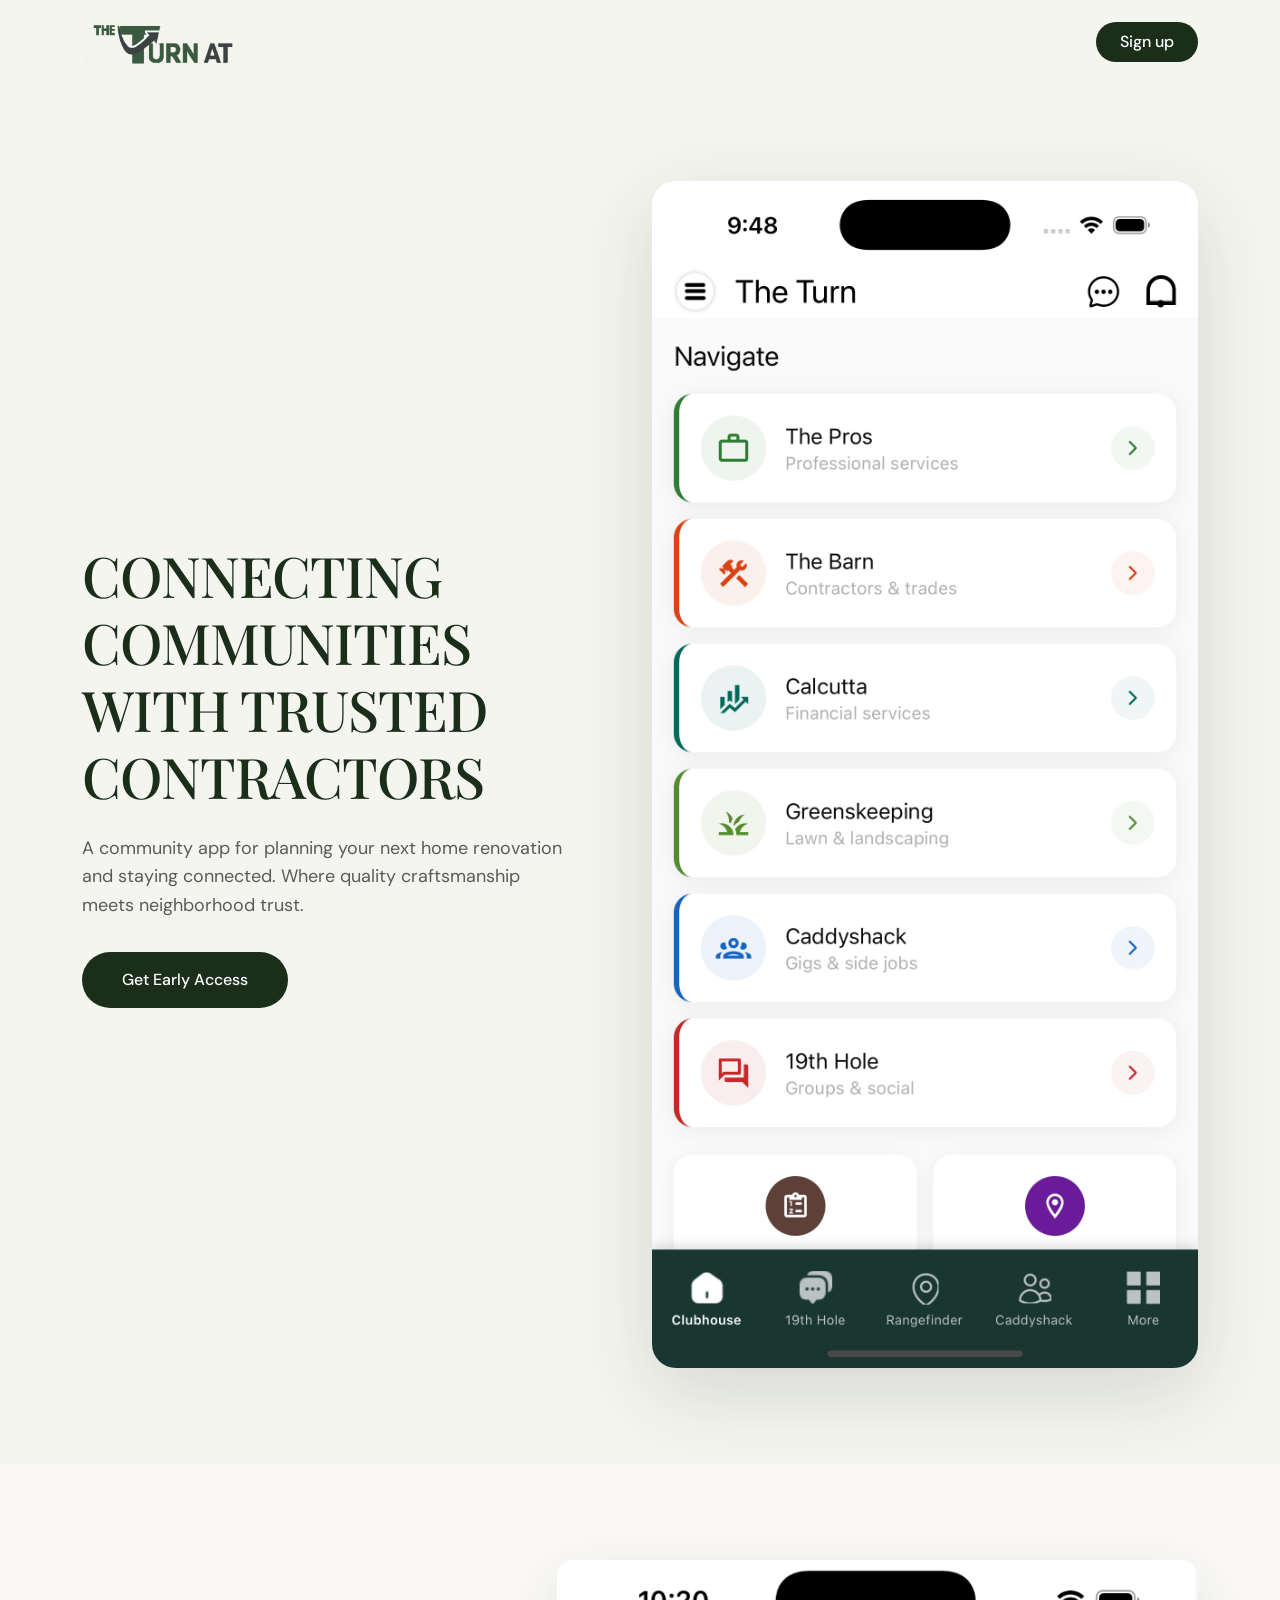
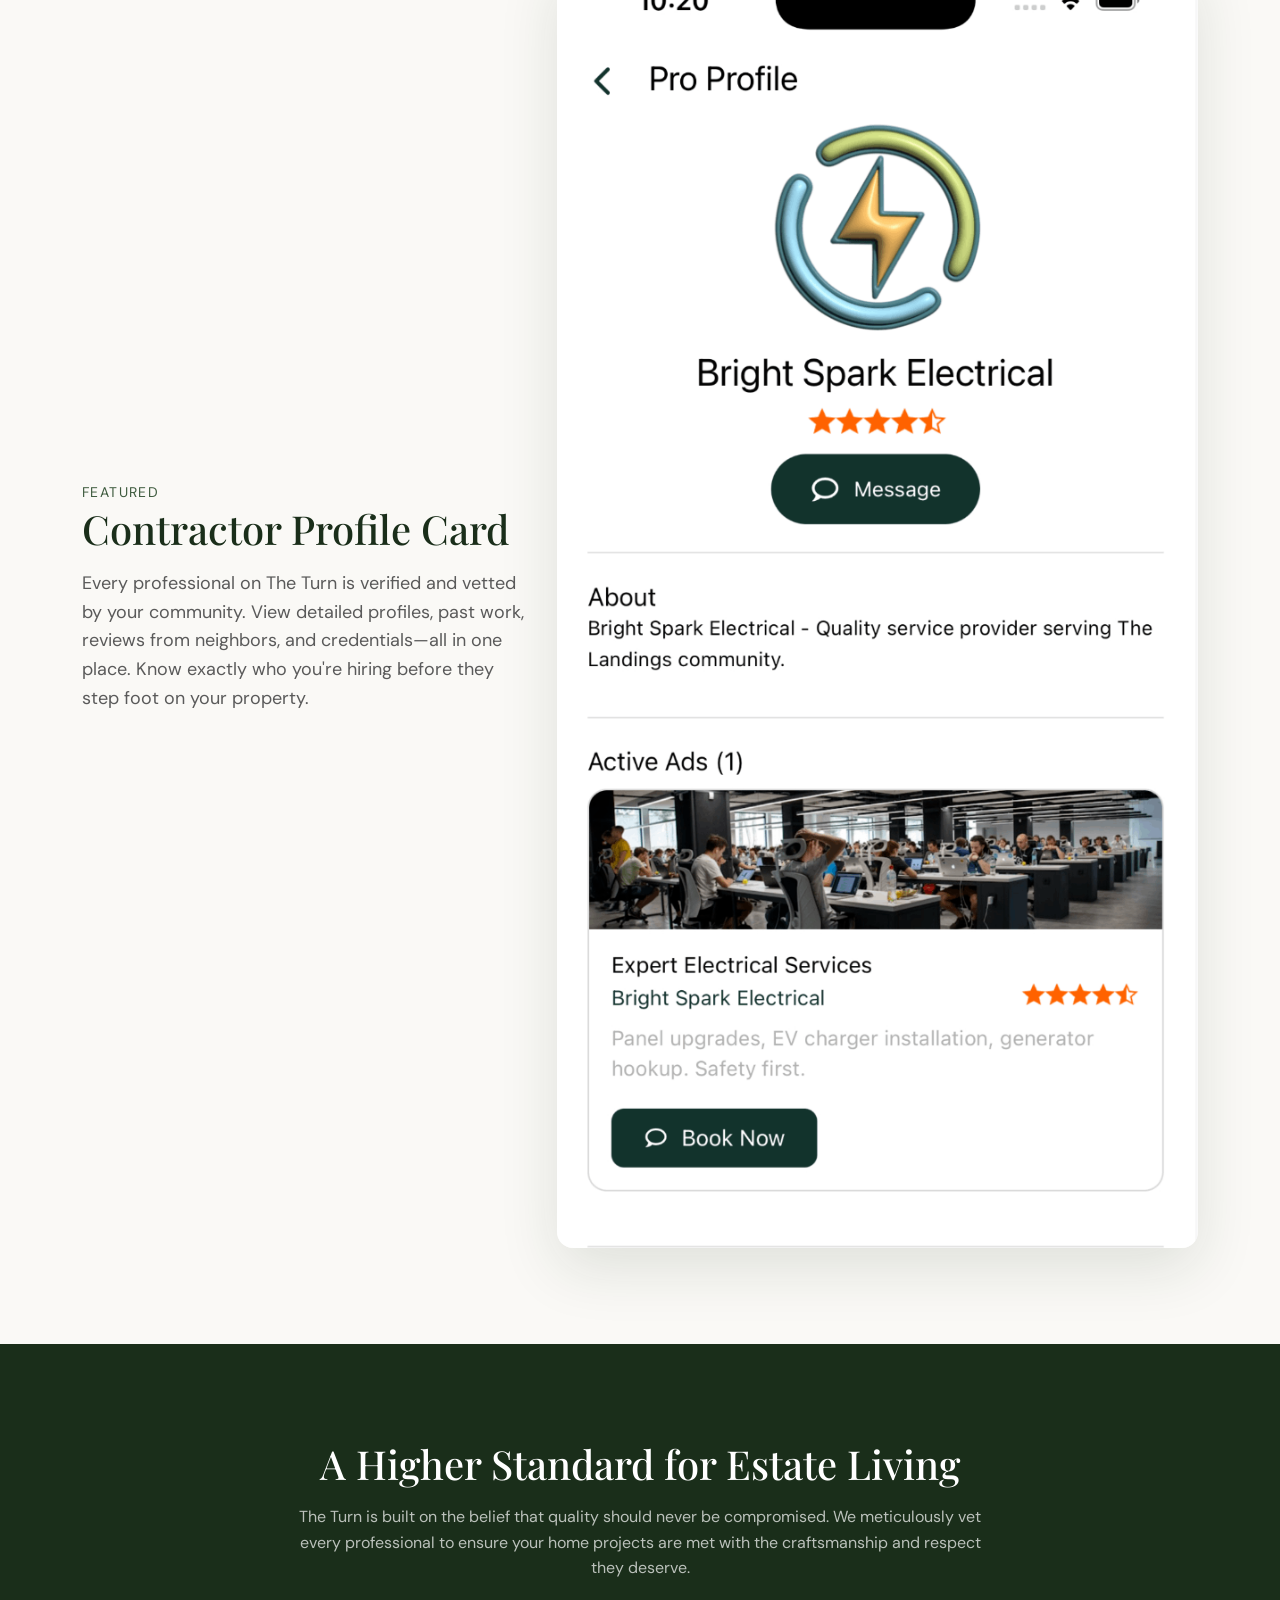
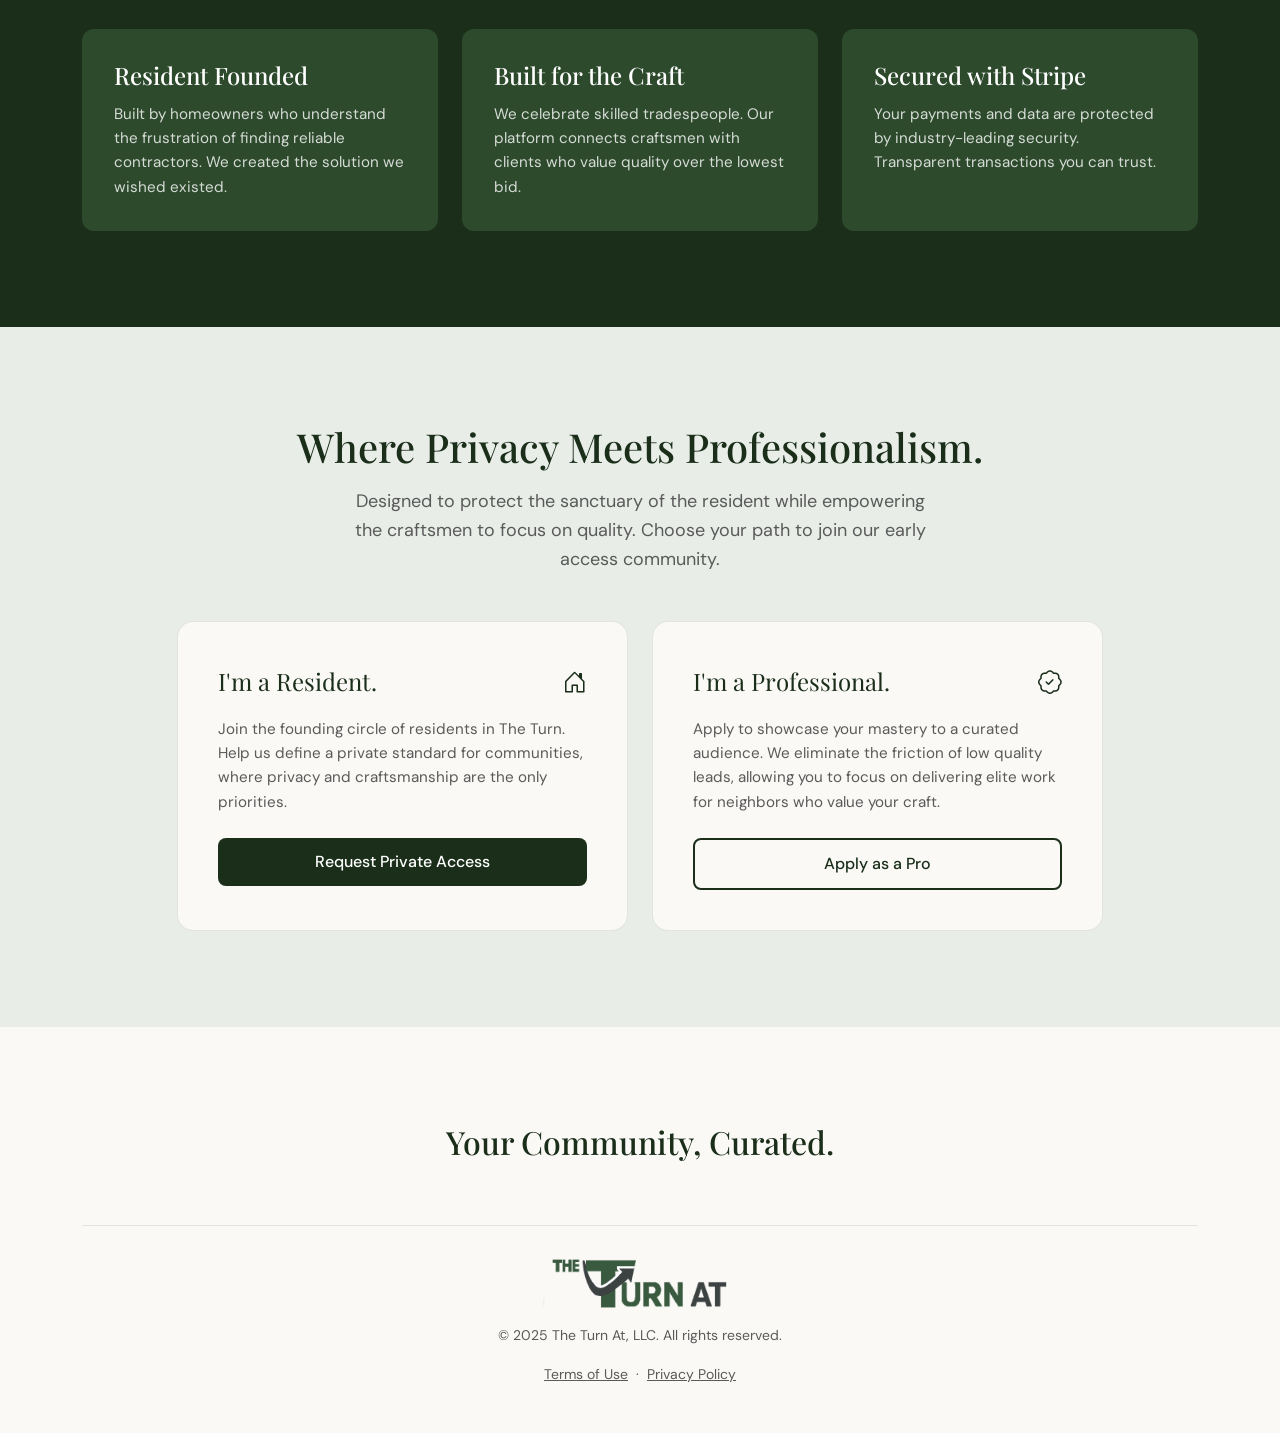
<file: index.html>
<!DOCTYPE html>
<html lang="en">

<head>
  <meta charset="UTF-8">
  <meta name="viewport" content="width=device-width, initial-scale=1.0">
  <meta name="description"
    content="The Turn - Connecting communities with trusted contractors. A community app for planning your next home renovation and staying connected.">
  <meta name="keywords" content="contractors, home renovation, community, trusted professionals, estate living">
  <meta name="author" content="The Turn At, LLC">

  <title>The Turn | Connecting Communities with Trusted Contractors</title>

  <!-- Favicon -->
  <link rel="icon" type="image/x-icon" href="public/images/favicon.ico">
  <link rel="shortcut icon" type="image/x-icon" href="public/images/favicon.ico">

  <!-- Google Fonts -->
  <link rel="preconnect" href="https://fonts.googleapis.com">
  <link rel="preconnect" href="https://fonts.gstatic.com" crossorigin>
  <link
    href="https://fonts.googleapis.com/css2?family=DM+Sans:ital,opsz,wght@0,9..40,400;0,9..40,500;0,9..40,600;0,9..40,700;1,9..40,400&family=Playfair+Display:wght@400;500;600;700&display=swap"
    rel="stylesheet">

  <!-- Bootstrap 5.3 CSS -->
  <link href="https://cdn.jsdelivr.net/npm/bootstrap@5.3.2/dist/css/bootstrap.min.css" rel="stylesheet"
    integrity="sha384-T3c6CoIi6uLrA9TneNEoa7RxnatzjcDSCmG1MXxSR1GAsXEV/Dwwykc2MPK8M2HN" crossorigin="anonymous">

  <!-- Bootstrap Icons -->
  <link rel="stylesheet" href="https://cdn.jsdelivr.net/npm/bootstrap-icons@1.11.1/font/bootstrap-icons.css">

  <!-- Custom Styles -->
  <link rel="stylesheet" href="css/styles.css">
</head>

<body>

  <!-- ========================================================================
       NAVIGATION
       ======================================================================== -->
  <nav class="navbar navbar-expand-lg navbar-turn sticky-top">
    <div class="container">
      <!-- Logo -->
      <a class="navbar-brand" href="#">
        <img src="public/images/logo-dark-green.png" alt="The Turn At logo - dark green horizontal version"
          class="nav-logo"
          data-placeholder="LOGO: Dark green horizontal logo with 'THE TURN AT' text and tree/leaf icon, for use on light backgrounds">
      </a>

      <!-- Mobile Toggle -->
      <button class="navbar-toggler" type="button" data-bs-toggle="collapse" data-bs-target="#navbarNav"
        aria-controls="navbarNav" aria-expanded="false" aria-label="Toggle navigation">
        <span class="navbar-toggler-icon"></span>
      </button>

      <!-- Nav Items -->
      <div class="collapse navbar-collapse justify-content-end" id="navbarNav">
        <div class="navbar-nav">
          <button type="button" class="btn btn-signup" data-bs-toggle="modal" data-bs-target="#earlyAccessModal">Sign
            up</button>
        </div>
      </div>
    </div>
  </nav>

  <!-- ========================================================================
       SECTION 1: HERO
       Introduction - emotionally/subconsciously conveys elegance and tech fusion
       Should answer "What is it?" and "Why should I care" in 3 seconds or less
       ======================================================================== -->
  <section class="hero-section" id="hero">
    <div class="container">
      <div class="row align-items-center">
        <div class="col-lg-6">
          <h1 class="hero-headline">
            Connecting<br>
            Communities<br>
            With Trusted<br>
            Contractors
          </h1>
          <p class="hero-subtext">
            A community app for planning your next home renovation and staying connected. Where quality craftsmanship
            meets neighborhood trust.
          </p>
          <button type="button" class="btn btn-cta" data-bs-toggle="modal" data-bs-target="#earlyAccessModal">Get Early
            Access</button>
        </div>
        <div class="col-lg-6 text-center">
          <img src="public/images/turn-home-screen.png"
            alt="The Turn mobile app shown on iPhone - displaying the home screen with contractor listings, navigation menu, and community features"
            class="hero-phone-mockup"
            data-placeholder="PHONE MOCKUP: iPhone displaying The Turn app home screen - should show the main app interface with contractor cards, bottom navigation, 'The Turn' header logo, and overall app aesthetic. White/light phone frame preferred.">
        </div>
      </div>
    </div>
  </section>

  <!-- ========================================================================
       SECTION 2: CONTRACTOR PROFILE CARD
       Main Feature - displayed in customer-centric way
       Showcases vendor verification or contractor profile
       ======================================================================== -->
  <section class="profile-section" id="features">
    <div class="container">
      <div class="row align-items-center">
        <div class="col-lg-5 mb-4 mb-lg-0">
          <span class="section-label">Featured</span>
          <h2 class="profile-headline">Contractor Profile Card</h2>
          <p class="profile-description">
            Every professional on The Turn is verified and vetted by your community. View detailed profiles, past work,
            reviews from neighbors, and credentials—all in one place. Know exactly who you're hiring before they step
            foot on your property.
          </p>
        </div>
        <div class="col-lg-7 text-center">
          <img src="public/images/pro-profile.png"
            alt="Contractor profile card showing verified badge, rating, reviews, past projects, and contact information"
            class="profile-card-image"
            data-placeholder="SCREENSHOT: Contractor profile card from the app - should display a contractor's photo, name, verification badge, star rating, number of reviews, service categories (e.g., 'Plumbing', 'HVAC'), and possibly a sample of their work or credentials. Clean, professional layout.">
        </div>
      </div>
    </div>
  </section>

  <!-- ========================================================================
       SECTION 3: SOCIAL PROOF
       Note: Limited feedback at this stage - focus on foundational values
       ======================================================================== -->
  <section class="social-proof-section" id="about">
    <div class="container">
      <div class="text-center mb-5">
        <h2 class="social-proof-headline">A Higher Standard for Estate Living</h2>
        <p class="social-proof-subtext">
          The Turn is built on the belief that quality should never be compromised. We meticulously vet every
          professional to ensure your home projects are met with the craftsmanship and respect they deserve.
        </p>
      </div>
      <div class="row g-4">
        <!-- Card 1: Resident Founded -->
        <div class="col-md-4">
          <div class="proof-card">
            <h3 class="proof-card-title">Resident Founded</h3>
            <p class="proof-card-text">
              Built by homeowners who understand the frustration of finding reliable contractors. We created the
              solution we wished existed.
            </p>
          </div>
        </div>
        <!-- Card 2: Built for the Craft -->
        <div class="col-md-4">
          <div class="proof-card">
            <h3 class="proof-card-title">Built for the Craft</h3>
            <p class="proof-card-text">
              We celebrate skilled tradespeople. Our platform connects craftsmen with clients who value quality over the
              lowest bid.
            </p>
          </div>
        </div>
        <!-- Card 3: Secured with Stripe -->
        <div class="col-md-4">
          <div class="proof-card">
            <h3 class="proof-card-title">Secured with Stripe</h3>
            <p class="proof-card-text">
              Your payments and data are protected by industry-leading security. Transparent transactions you can trust.
            </p>
          </div>
        </div>
      </div>
    </div>
  </section>

  <!-- ========================================================================
       SECTION 4: RESIDENT / CONTRACTOR SPLIT
       "Where Privacy Meets Professionalism"
       Two paths: Residents requesting access, Professionals applying
       ======================================================================== -->
  <section class="split-section" id="signup">
    <div class="container">
      <div class="text-center mb-5">
        <h2 class="split-headline">Where Privacy Meets Professionalism.</h2>
        <p class="split-subtext">
          Designed to protect the sanctuary of the resident while empowering the craftsmen to focus on quality. Choose
          your path to join our early access community.
        </p>
      </div>
      <div class="row g-4 justify-content-center">
        <!-- Resident Card -->
        <div class="col-lg-5 col-md-6">
          <div class="split-card">
            <div class="split-card-title">
              <span>I'm a Resident.</span>
              <i class="bi bi-house-door" style="font-size: 1.5rem;"></i>
            </div>
            <p class="split-card-text">
              Join the founding circle of residents in The Turn. Help us define a private standard for communities,
              where privacy and craftsmanship are the only priorities.
            </p>
            <button type="button" class="btn btn-split-primary" data-bs-toggle="modal"
              data-bs-target="#earlyAccessModal" data-user-type="resident">Request Private Access</button>
          </div>
        </div>
        <!-- Professional Card -->
        <div class="col-lg-5 col-md-6">
          <div class="split-card">
            <div class="split-card-title">
              <span>I'm a Professional.</span>
              <i class="bi bi-patch-check" style="font-size: 1.5rem;"></i>
            </div>
            <p class="split-card-text">
              Apply to showcase your mastery to a curated audience. We eliminate the friction of low quality leads,
              allowing you to focus on delivering elite work for neighbors who value your craft.
            </p>
            <button type="button" class="btn btn-split-secondary" data-bs-toggle="modal"
              data-bs-target="#earlyAccessModal" data-user-type="professional">Apply as a Pro</button>
          </div>
        </div>
      </div>
    </div>
  </section>

  <!-- ========================================================================
       SECTION 5: FOOTER
       ======================================================================== -->
  <footer class="footer-section">
    <div class="container">
      <!-- Tagline -->
      <div class="text-center">
        <h2 class="footer-tagline">Your Community, Curated.</h2>
      </div>

      <!-- Footer Links -->
      <!-- <div class="row justify-content-center"> -->
      <!-- Features Column -->
      <!-- <div class="col-6 col-md-3 col-lg-2 footer-column">
          <h4 class="footer-heading">Features</h4>
          <ul class="footer-links">
            <li><a href="#">Payments</a></li>
            <li><a href="#">Chat</a></li>
            <li><a href="#">Pricing</a></li>
          </ul>
        </div> -->
      <!-- Support Column -->
      <!-- <div class="col-6 col-md-3 col-lg-2 footer-column">
          <h4 class="footer-heading">Support</h4>
          <ul class="footer-links">
            <li><a href="#">Instructions</a></li>
            <li><a href="#">FAQ</a></li>
            <li><a href="#">Contact</a></li>
          </ul>
        </div> -->
      <!-- Legal Column -->
      <!-- <div class="col-6 col-md-3 col-lg-2 footer-column">
          <h4 class="footer-heading">Legal</h4>
          <ul class="footer-links">
            <li><a href="#">Style Guide</a></li>
            <li><a href="#">Licensing</a></li>
            <li><a href="#">Changelog</a></li>
          </ul>
        </div>
      </div> -->

      <!-- Footer Bottom: Logo & Copyright -->
      <div class="footer-bottom text-center">
        <img src="public/images/logo-dark-green.png" alt="The Turn At logo - stacked version with tree icon for footer"
          class="footer-logo"
          data-placeholder="LOGO: Dark green stacked/vertical logo with 'THE TURN AT' text and tree/leaf icon, suitable for footer placement on light background">
        <p class="footer-copyright">
          &copy; 2025 The Turn At, LLC. All rights reserved.
        </p>
        <p class="footer-copyright">
          <a href="terms.html" style="color: var(--turn-text-muted); text-decoration: underline;">Terms of Use</a>
          &nbsp;&middot;&nbsp;
          <a href="privacy.html" style="color: var(--turn-text-muted); text-decoration: underline;">Privacy Policy</a>
        </p>
      </div>
    </div>
  </footer>

  <!-- ========================================================================
       EARLY ACCESS MODAL
       Email collection for waitlist signups
       ======================================================================== -->
  <div class="modal fade" id="earlyAccessModal" tabindex="-1" aria-labelledby="earlyAccessModalLabel"
    aria-hidden="true">
    <div class="modal-dialog modal-dialog-centered">
      <div class="modal-content">
        <!-- Modal Header -->
        <div class="modal-header border-0 pb-0">
          <button type="button" class="btn-close" data-bs-dismiss="modal" aria-label="Close"></button>
        </div>

        <!-- Modal Body -->
        <div class="modal-body px-4 px-md-5 pb-5">
          <!-- Form State: Default -->
          <div id="formDefault">
            <h3 class="modal-title text-center mb-2" id="earlyAccessModalLabel">Join the Waitlist</h3>
            <p class="modal-subtitle text-center mb-4">Be the first to know when The Turn launches in your area.</p>

            <!-- 
              FORMSPREE SETUP:
              1. Go to formspree.io and create a free account
              2. Create a new form
              3. Replace YOUR_FORM_ID below with your form's endpoint ID
              Example: action="https://formspree.io/f/xyzabcde"
            -->
            <form id="earlyAccessForm" action="https://formspree.io/f/xaqnwzkv" method="POST">
              <!-- Hidden field for user type (resident/professional) -->
              <input type="hidden" name="user_type" id="userTypeField" value="general">

              <!-- Email -->
              <div class="mb-3">
                <label for="emailInput" class="form-label">Email address</label>
                <input type="email" class="form-control form-control-lg" id="emailInput" name="email"
                  placeholder="you@example.com" required>
              </div>

              <!-- Zip Code -->
              <div class="mb-3">
                <label for="zipInput" class="form-label">Zip code</label>
                <input type="text" class="form-control form-control-lg" id="zipInput" name="zip_code"
                  placeholder="12345" pattern="[0-9]{5}" maxlength="5" required>
                <div class="form-text">So we can notify you when we launch nearby.</div>
              </div>

              <!-- User Type Toggle (optional - pre-selected by button clicked) -->
              <div class="mb-4">
                <label class="form-label">I am a...</label>
                <div class="btn-group w-100" role="group" aria-label="User type selection">
                  <input type="radio" class="btn-check" name="user_type_radio" id="typeResident" value="resident"
                    checked>
                  <label class="btn btn-outline-turn" for="typeResident">Resident</label>
                  <input type="radio" class="btn-check" name="user_type_radio" id="typeProfessional"
                    value="professional">
                  <label class="btn btn-outline-turn" for="typeProfessional">Professional</label>
                </div>
              </div>

              <!-- Submit -->
              <button type="submit" class="btn btn-cta w-100" id="submitBtn">
                <span id="submitText">Get Early Access</span>
                <span id="submitSpinner" class="spinner-border spinner-border-sm ms-2 d-none" role="status"
                  aria-hidden="true"></span>
              </button>
            </form>
          </div>

          <!-- Form State: Success -->
          <div id="formSuccess" class="text-center d-none">
            <div class="success-icon mb-3">
              <i class="bi bi-check-circle-fill"></i>
            </div>
            <h3 class="modal-title mb-2">You're on the list!</h3>
            <p class="modal-subtitle mb-4">We'll reach out when The Turn is ready for your neighborhood.</p>
            <button type="button" class="btn btn-outline-turn" data-bs-dismiss="modal">Close</button>
          </div>

          <!-- Form State: Error -->
          <div id="formError" class="text-center d-none">
            <div class="error-icon mb-3">
              <i class="bi bi-exclamation-circle-fill"></i>
            </div>
            <h3 class="modal-title mb-2">Something went wrong</h3>
            <p class="modal-subtitle mb-4">Please try again or email us directly at <a
                href="mailto:hello@theturn.at">support@theturnat.com</a></p>
            <button type="button" class="btn btn-cta" id="tryAgainBtn">Try Again</button>
          </div>
        </div>
      </div>
    </div>
  </div>

  <!-- Bootstrap 5.3 JS Bundle (includes Popper) -->
  <script src="https://cdn.jsdelivr.net/npm/bootstrap@5.3.2/dist/js/bootstrap.bundle.min.js"
    integrity="sha384-C6RzsynM9kWDrMNeT87bh95OGNyZPhcTNXj1NW7RuBCsyN/o0jlpcV8Qyq46cDfL"
    crossorigin="anonymous"></script>

  <!-- Form Handling Script -->
  <script>
    (function () {
      const modal = document.getElementById('earlyAccessModal');
      const form = document.getElementById('earlyAccessForm');
      const userTypeField = document.getElementById('userTypeField');
      const formDefault = document.getElementById('formDefault');
      const formSuccess = document.getElementById('formSuccess');
      const formError = document.getElementById('formError');
      const submitBtn = document.getElementById('submitBtn');
      const submitText = document.getElementById('submitText');
      const submitSpinner = document.getElementById('submitSpinner');
      const tryAgainBtn = document.getElementById('tryAgainBtn');

      // Pre-select user type based on which button opened the modal
      modal.addEventListener('show.bs.modal', function (event) {
        const button = event.relatedTarget;
        if (button && button.dataset.userType) {
          const userType = button.dataset.userType;
          userTypeField.value = userType;
          if (userType === 'resident') {
            document.getElementById('typeResident').checked = true;
          } else if (userType === 'professional') {
            document.getElementById('typeProfessional').checked = true;
          }
        }
      });

      // Sync radio buttons with hidden field
      document.querySelectorAll('input[name="user_type_radio"]').forEach(function (radio) {
        radio.addEventListener('change', function () {
          userTypeField.value = this.value;
        });
      });

      // Reset form when modal is closed
      modal.addEventListener('hidden.bs.modal', function () {
        form.reset();
        showState('default');
      });

      // Handle form submission
      form.addEventListener('submit', async function (event) {
        event.preventDefault();

        // Show loading state
        submitBtn.disabled = true;
        submitText.textContent = 'Submitting...';
        submitSpinner.classList.remove('d-none');

        try {
          const response = await fetch(form.action, {
            method: 'POST',
            body: new FormData(form),
            headers: { 'Accept': 'application/json' }
          });

          if (response.ok) {
            showState('success');
          } else {
            showState('error');
          }
        } catch (error) {
          showState('error');
        }

        // Reset button state
        submitBtn.disabled = false;
        submitText.textContent = 'Get Early Access';
        submitSpinner.classList.add('d-none');
      });

      // Try again button
      tryAgainBtn.addEventListener('click', function () {
        showState('default');
      });

      function showState(state) {
        formDefault.classList.add('d-none');
        formSuccess.classList.add('d-none');
        formError.classList.add('d-none');

        if (state === 'default') formDefault.classList.remove('d-none');
        if (state === 'success') formSuccess.classList.remove('d-none');
        if (state === 'error') formError.classList.remove('d-none');
      }
    })();
  </script>

</body>

</html>
</file>
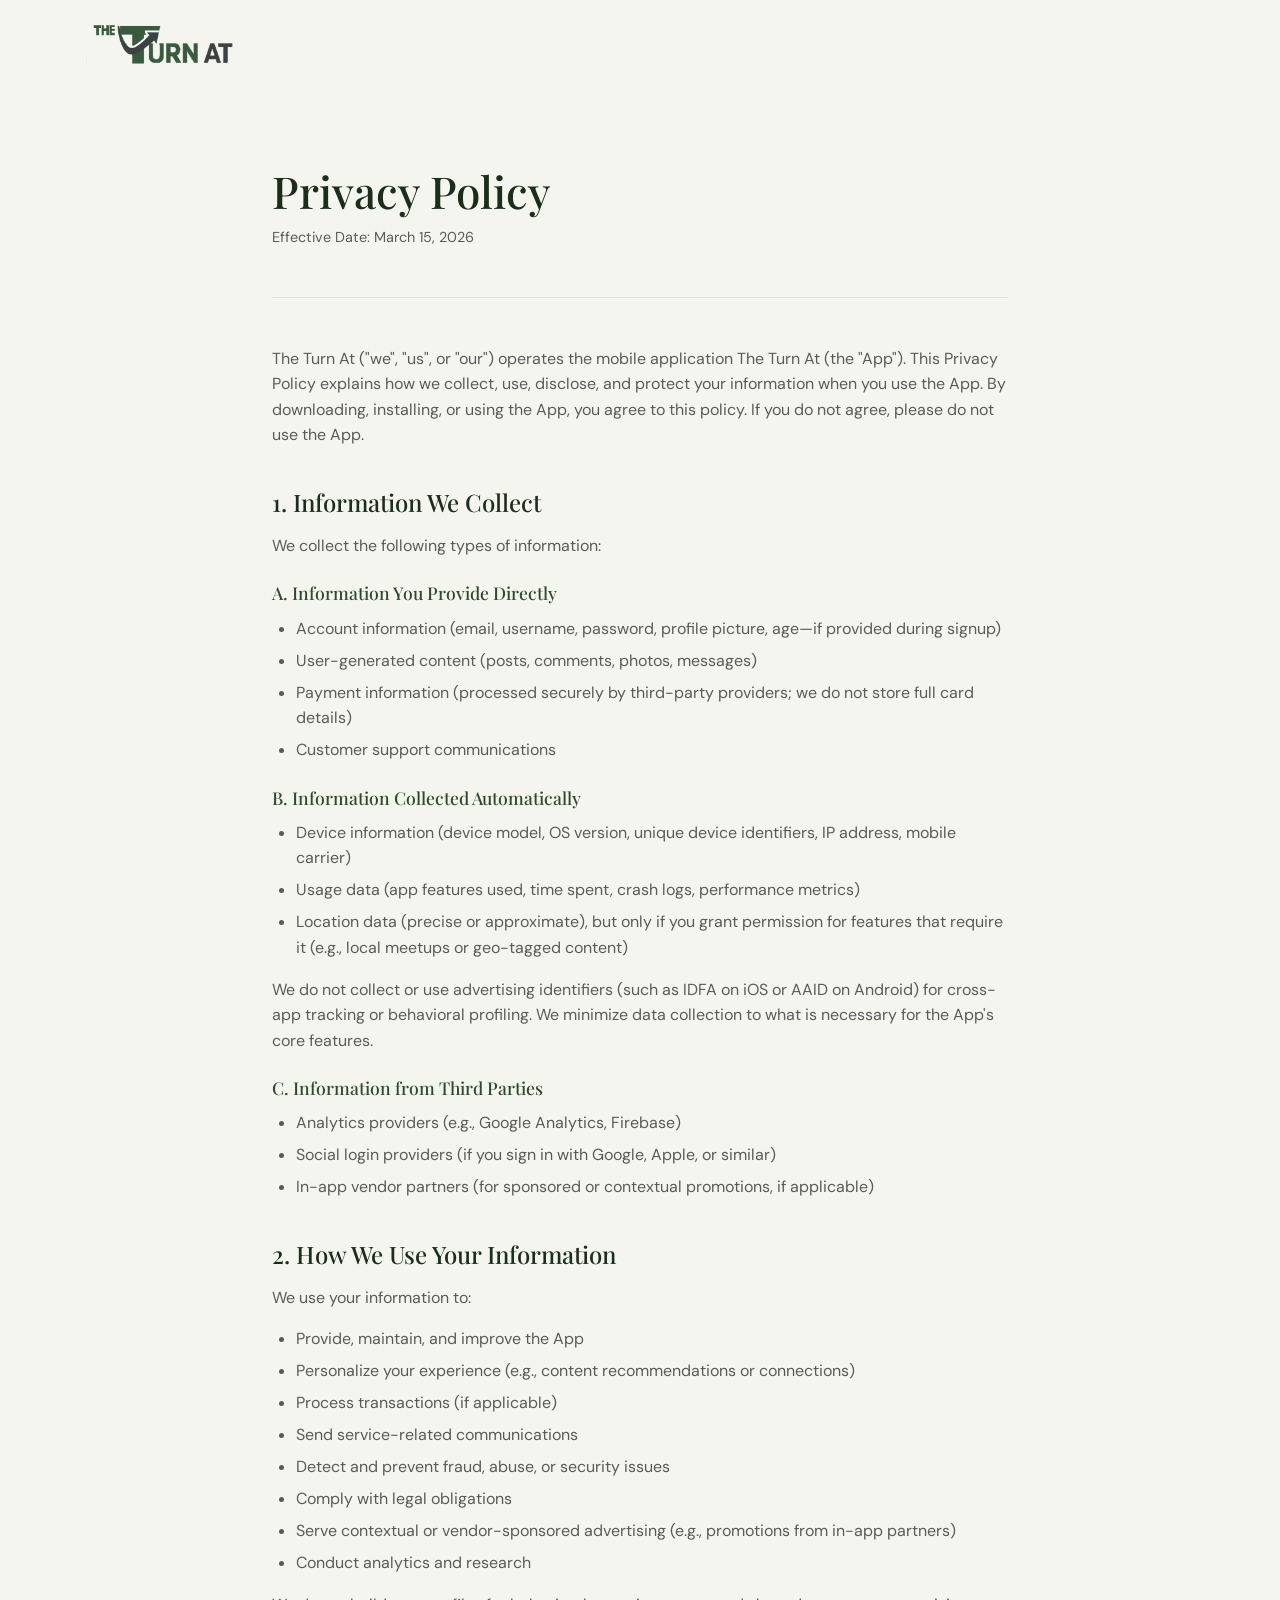
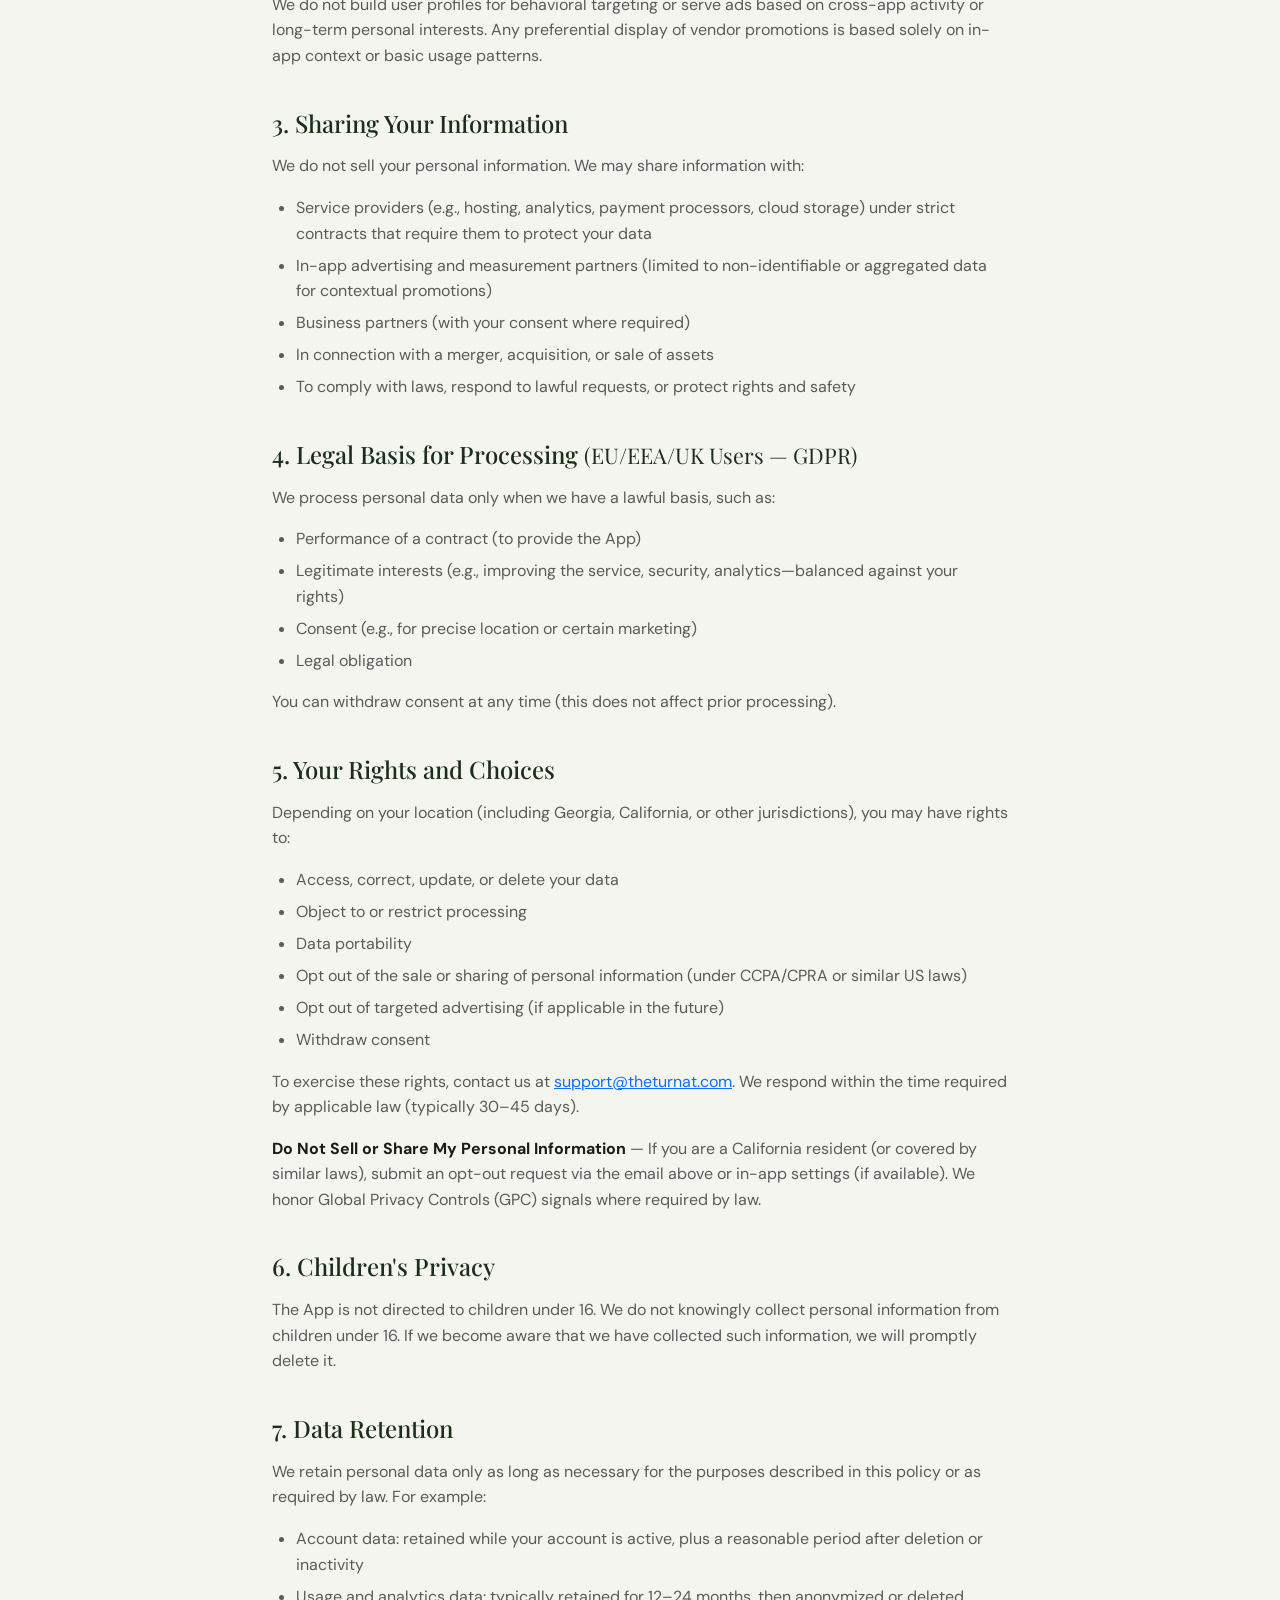
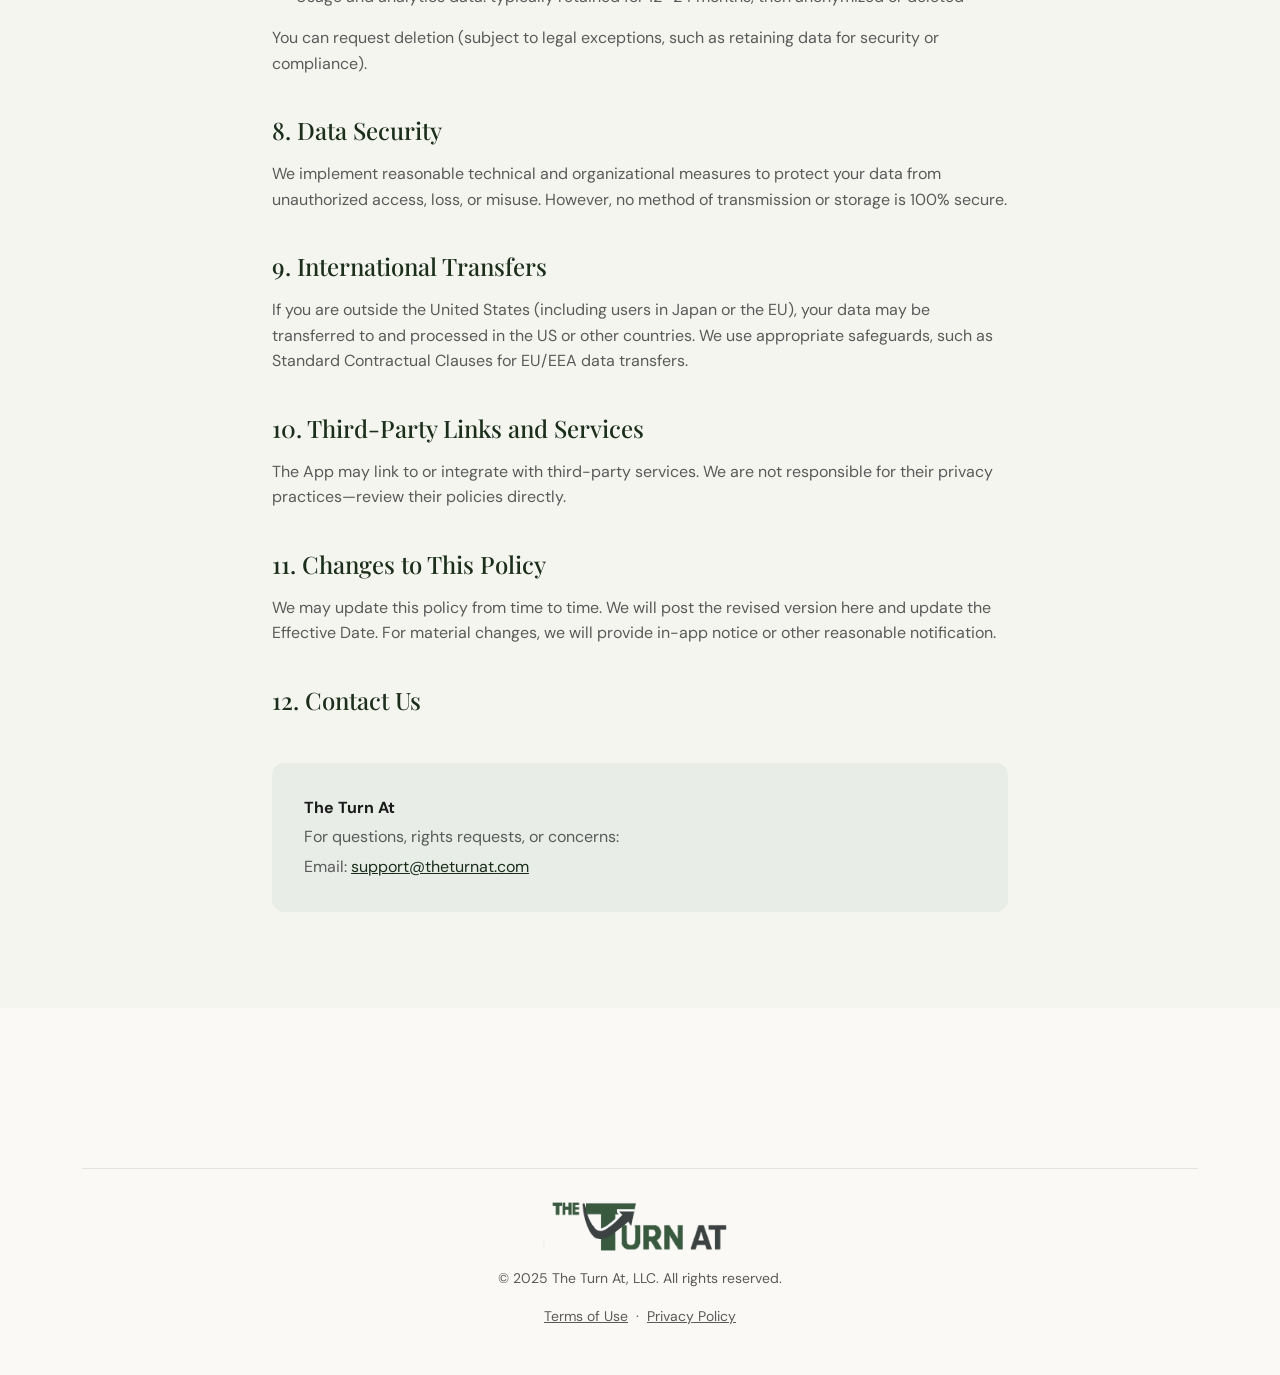
<file: privacy.html>
<!DOCTYPE html>
<html lang="en">

<head>
  <meta charset="UTF-8">
  <meta name="viewport" content="width=device-width, initial-scale=1.0">
  <meta name="description" content="Privacy Policy for The Turn At app.">
  <meta name="author" content="The Turn At, LLC">

  <title>Privacy Policy | The Turn At</title>

  <!-- Favicon placeholder -->
  <link rel="icon" type="image/png" href="public/images/favicon-the-turn-at-logo-icon.png">

  <!-- Google Fonts -->
  <link rel="preconnect" href="https://fonts.googleapis.com">
  <link rel="preconnect" href="https://fonts.gstatic.com" crossorigin>
  <link
    href="https://fonts.googleapis.com/css2?family=DM+Sans:ital,opsz,wght@0,9..40,400;0,9..40,500;0,9..40,600;0,9..40,700;1,9..40,400&family=Playfair+Display:wght@400;500;600;700&display=swap"
    rel="stylesheet">

  <!-- Bootstrap 5.3 CSS -->
  <link href="https://cdn.jsdelivr.net/npm/bootstrap@5.3.2/dist/css/bootstrap.min.css" rel="stylesheet"
    integrity="sha384-T3c6CoIi6uLrA9TneNEoa7RxnatzjcDSCmG1MXxSR1GAsXEV/Dwwykc2MPK8M2HN" crossorigin="anonymous">

  <!-- Custom Styles -->
  <link rel="stylesheet" href="css/styles.css">

  <style>
    .policy-section {
      background-color: var(--turn-bg-warm);
      padding: 5rem 0 6rem;
    }

    .policy-header {
      padding-bottom: 2rem;
      margin-bottom: 3rem;
      border-bottom: 1px solid rgba(26, 46, 26, 0.1);
    }

    .policy-title {
      font-size: 2.75rem;
      color: var(--turn-green-dark);
      margin-bottom: 0.5rem;
    }

    .policy-effective-date {
      font-size: 0.9rem;
      color: var(--turn-text-muted);
    }

    .policy-body h3 {
      font-family: var(--font-heading);
      font-size: 1.5rem;
      color: var(--turn-green-dark);
      margin-top: 2.5rem;
      margin-bottom: 1rem;
    }

    .policy-body h4 {
      font-family: var(--font-heading);
      font-size: 1.1rem;
      color: var(--turn-green-mid);
      margin-top: 1.5rem;
      margin-bottom: 0.75rem;
    }

    .policy-body p {
      font-size: 1rem;
      color: var(--turn-text-muted);
      margin-bottom: 1rem;
    }

    .policy-body ul {
      color: var(--turn-text-muted);
      padding-left: 1.5rem;
      margin-bottom: 1rem;
    }

    .policy-body ul li {
      margin-bottom: 0.4rem;
    }

    .policy-body strong {
      color: var(--turn-text-dark);
    }

    .policy-contact {
      margin-top: 3rem;
      padding: 2rem;
      background-color: var(--turn-bg-light-green);
      border-radius: 12px;
    }

    .policy-contact p {
      margin-bottom: 0.25rem;
    }

    .policy-contact p:last-child {
      margin-bottom: 0;
    }

    .policy-contact a {
      color: var(--turn-green-dark);
      text-decoration: underline;
    }

    @media (max-width: 767.98px) {
      .policy-title {
        font-size: 2rem;
      }

      .policy-section {
        padding: 3rem 0 4rem;
      }
    }
  </style>
</head>

<body>

  <!-- ========================================================================
       NAVIGATION
       ======================================================================== -->
  <nav class="navbar navbar-expand-lg navbar-turn sticky-top">
    <div class="container">
      <a class="navbar-brand" href="index.html">
        <img src="public/images/logo-dark-green.png" alt="The Turn At logo - dark green horizontal version"
          class="nav-logo">
      </a>
    </div>
  </nav>

  <!-- ========================================================================
       PRIVACY POLICY
       ======================================================================== -->
  <section class="policy-section">
    <div class="container">
      <div class="row justify-content-center">
        <div class="col-lg-8">

          <!-- Header -->
          <div class="policy-header">
            <h1 class="policy-title">Privacy Policy</h1>
            <p class="policy-effective-date">Effective Date: March 15, 2026</p>
          </div>

          <!-- Intro -->
          <div class="policy-body">
            <p>
              The Turn At ("we", "us", or "our") operates the mobile application The Turn At (the "App"). This Privacy
              Policy explains how we collect, use, disclose, and protect your information when you use the App. By
              downloading, installing, or using the App, you agree to this policy. If you do not agree, please do not
              use the App.
            </p>

            <!-- Section 1 -->
            <h3>1. Information We Collect</h3>
            <p>We collect the following types of information:</p>

            <h4>A. Information You Provide Directly</h4>
            <ul>
              <li>Account information (email, username, password, profile picture, age—if provided during signup)</li>
              <li>User-generated content (posts, comments, photos, messages)</li>
              <li>Payment information (processed securely by third-party providers; we do not store full card details)</li>
              <li>Customer support communications</li>
            </ul>

            <h4>B. Information Collected Automatically</h4>
            <ul>
              <li>Device information (device model, OS version, unique device identifiers, IP address, mobile carrier)</li>
              <li>Usage data (app features used, time spent, crash logs, performance metrics)</li>
              <li>Location data (precise or approximate), but only if you grant permission for features that require it
                (e.g., local meetups or geo-tagged content)</li>
            </ul>
            <p>
              We do not collect or use advertising identifiers (such as IDFA on iOS or AAID on Android) for cross-app
              tracking or behavioral profiling. We minimize data collection to what is necessary for the App's core
              features.
            </p>

            <h4>C. Information from Third Parties</h4>
            <ul>
              <li>Analytics providers (e.g., Google Analytics, Firebase)</li>
              <li>Social login providers (if you sign in with Google, Apple, or similar)</li>
              <li>In-app vendor partners (for sponsored or contextual promotions, if applicable)</li>
            </ul>

            <!-- Section 2 -->
            <h3>2. How We Use Your Information</h3>
            <p>We use your information to:</p>
            <ul>
              <li>Provide, maintain, and improve the App</li>
              <li>Personalize your experience (e.g., content recommendations or connections)</li>
              <li>Process transactions (if applicable)</li>
              <li>Send service-related communications</li>
              <li>Detect and prevent fraud, abuse, or security issues</li>
              <li>Comply with legal obligations</li>
              <li>Serve contextual or vendor-sponsored advertising (e.g., promotions from in-app partners)</li>
              <li>Conduct analytics and research</li>
            </ul>
            <p>
              We do not build user profiles for behavioral targeting or serve ads based on cross-app activity or
              long-term personal interests. Any preferential display of vendor promotions is based solely on in-app
              context or basic usage patterns.
            </p>

            <!-- Section 3 -->
            <h3>3. Sharing Your Information</h3>
            <p>We do not sell your personal information. We may share information with:</p>
            <ul>
              <li>Service providers (e.g., hosting, analytics, payment processors, cloud storage) under strict contracts
                that require them to protect your data</li>
              <li>In-app advertising and measurement partners (limited to non-identifiable or aggregated data for
                contextual promotions)</li>
              <li>Business partners (with your consent where required)</li>
              <li>In connection with a merger, acquisition, or sale of assets</li>
              <li>To comply with laws, respond to lawful requests, or protect rights and safety</li>
            </ul>

            <!-- Section 4 -->
            <h3>4. Legal Basis for Processing <span style="font-size: 0.9em; font-weight: 400;">(EU/EEA/UK Users — GDPR)</span></h3>
            <p>We process personal data only when we have a lawful basis, such as:</p>
            <ul>
              <li>Performance of a contract (to provide the App)</li>
              <li>Legitimate interests (e.g., improving the service, security, analytics—balanced against your rights)</li>
              <li>Consent (e.g., for precise location or certain marketing)</li>
              <li>Legal obligation</li>
            </ul>
            <p>You can withdraw consent at any time (this does not affect prior processing).</p>

            <!-- Section 5 -->
            <h3>5. Your Rights and Choices</h3>
            <p>
              Depending on your location (including Georgia, California, or other jurisdictions), you may have rights to:
            </p>
            <ul>
              <li>Access, correct, update, or delete your data</li>
              <li>Object to or restrict processing</li>
              <li>Data portability</li>
              <li>Opt out of the sale or sharing of personal information (under CCPA/CPRA or similar US laws)</li>
              <li>Opt out of targeted advertising (if applicable in the future)</li>
              <li>Withdraw consent</li>
            </ul>
            <p>
              To exercise these rights, contact us at <a href="mailto:support@theturnat.com">support@theturnat.com</a>.
              We respond within the time required by applicable law (typically 30–45 days).
            </p>
            <p>
              <strong>Do Not Sell or Share My Personal Information</strong> — If you are a California resident (or
              covered by similar laws), submit an opt-out request via the email above or in-app settings (if available).
              We honor Global Privacy Controls (GPC) signals where required by law.
            </p>

            <!-- Section 6 -->
            <h3>6. Children's Privacy</h3>
            <p>
              The App is not directed to children under 16. We do not knowingly collect personal information from
              children under 16. If we become aware that we have collected such information, we will promptly delete it.
            </p>

            <!-- Section 7 -->
            <h3>7. Data Retention</h3>
            <p>
              We retain personal data only as long as necessary for the purposes described in this policy or as required
              by law. For example:
            </p>
            <ul>
              <li>Account data: retained while your account is active, plus a reasonable period after deletion or
                inactivity</li>
              <li>Usage and analytics data: typically retained for 12–24 months, then anonymized or deleted</li>
            </ul>
            <p>You can request deletion (subject to legal exceptions, such as retaining data for security or compliance).</p>

            <!-- Section 8 -->
            <h3>8. Data Security</h3>
            <p>
              We implement reasonable technical and organizational measures to protect your data from unauthorized
              access, loss, or misuse. However, no method of transmission or storage is 100% secure.
            </p>

            <!-- Section 9 -->
            <h3>9. International Transfers</h3>
            <p>
              If you are outside the United States (including users in Japan or the EU), your data may be transferred to
              and processed in the US or other countries. We use appropriate safeguards, such as Standard Contractual
              Clauses for EU/EEA data transfers.
            </p>

            <!-- Section 10 -->
            <h3>10. Third-Party Links and Services</h3>
            <p>
              The App may link to or integrate with third-party services. We are not responsible for their privacy
              practices—review their policies directly.
            </p>

            <!-- Section 11 -->
            <h3>11. Changes to This Policy</h3>
            <p>
              We may update this policy from time to time. We will post the revised version here and update the
              Effective Date. For material changes, we will provide in-app notice or other reasonable notification.
            </p>

            <!-- Section 12 / Contact -->
            <h3>12. Contact Us</h3>
            <div class="policy-contact">
              <p><strong>The Turn At</strong></p>
              <p>For questions, rights requests, or concerns:</p>
              <p>Email: <a href="mailto:support@theturnat.com">support@theturnat.com</a></p>
            </div>

          </div>
        </div>
      </div>
    </div>
  </section>

  <!-- ========================================================================
       FOOTER
       ======================================================================== -->
  <footer class="footer-section">
    <div class="container">
      <div class="footer-bottom text-center">
        <img src="public/images/logo-dark-green.png" alt="The Turn At logo" class="footer-logo">
        <p class="footer-copyright">
          &copy; 2025 The Turn At, LLC. All rights reserved.
        </p>
        <p class="footer-copyright">
          <a href="terms.html" style="color: var(--turn-text-muted); text-decoration: underline;">Terms of Use</a>
          &nbsp;&middot;&nbsp;
          <a href="privacy.html" style="color: var(--turn-text-muted); text-decoration: underline;">Privacy Policy</a>
        </p>
      </div>
    </div>
  </footer>

  <!-- Bootstrap 5.3 JS Bundle -->
  <script src="https://cdn.jsdelivr.net/npm/bootstrap@5.3.2/dist/js/bootstrap.bundle.min.js"
    integrity="sha384-C6RzsynM9kWDrMNeT87bh95OGNyZPhcTNXj1NW7RuBCsyN/o0jlpcV8Qyq46cDfL"
    crossorigin="anonymous"></script>

</body>

</html>
</file>
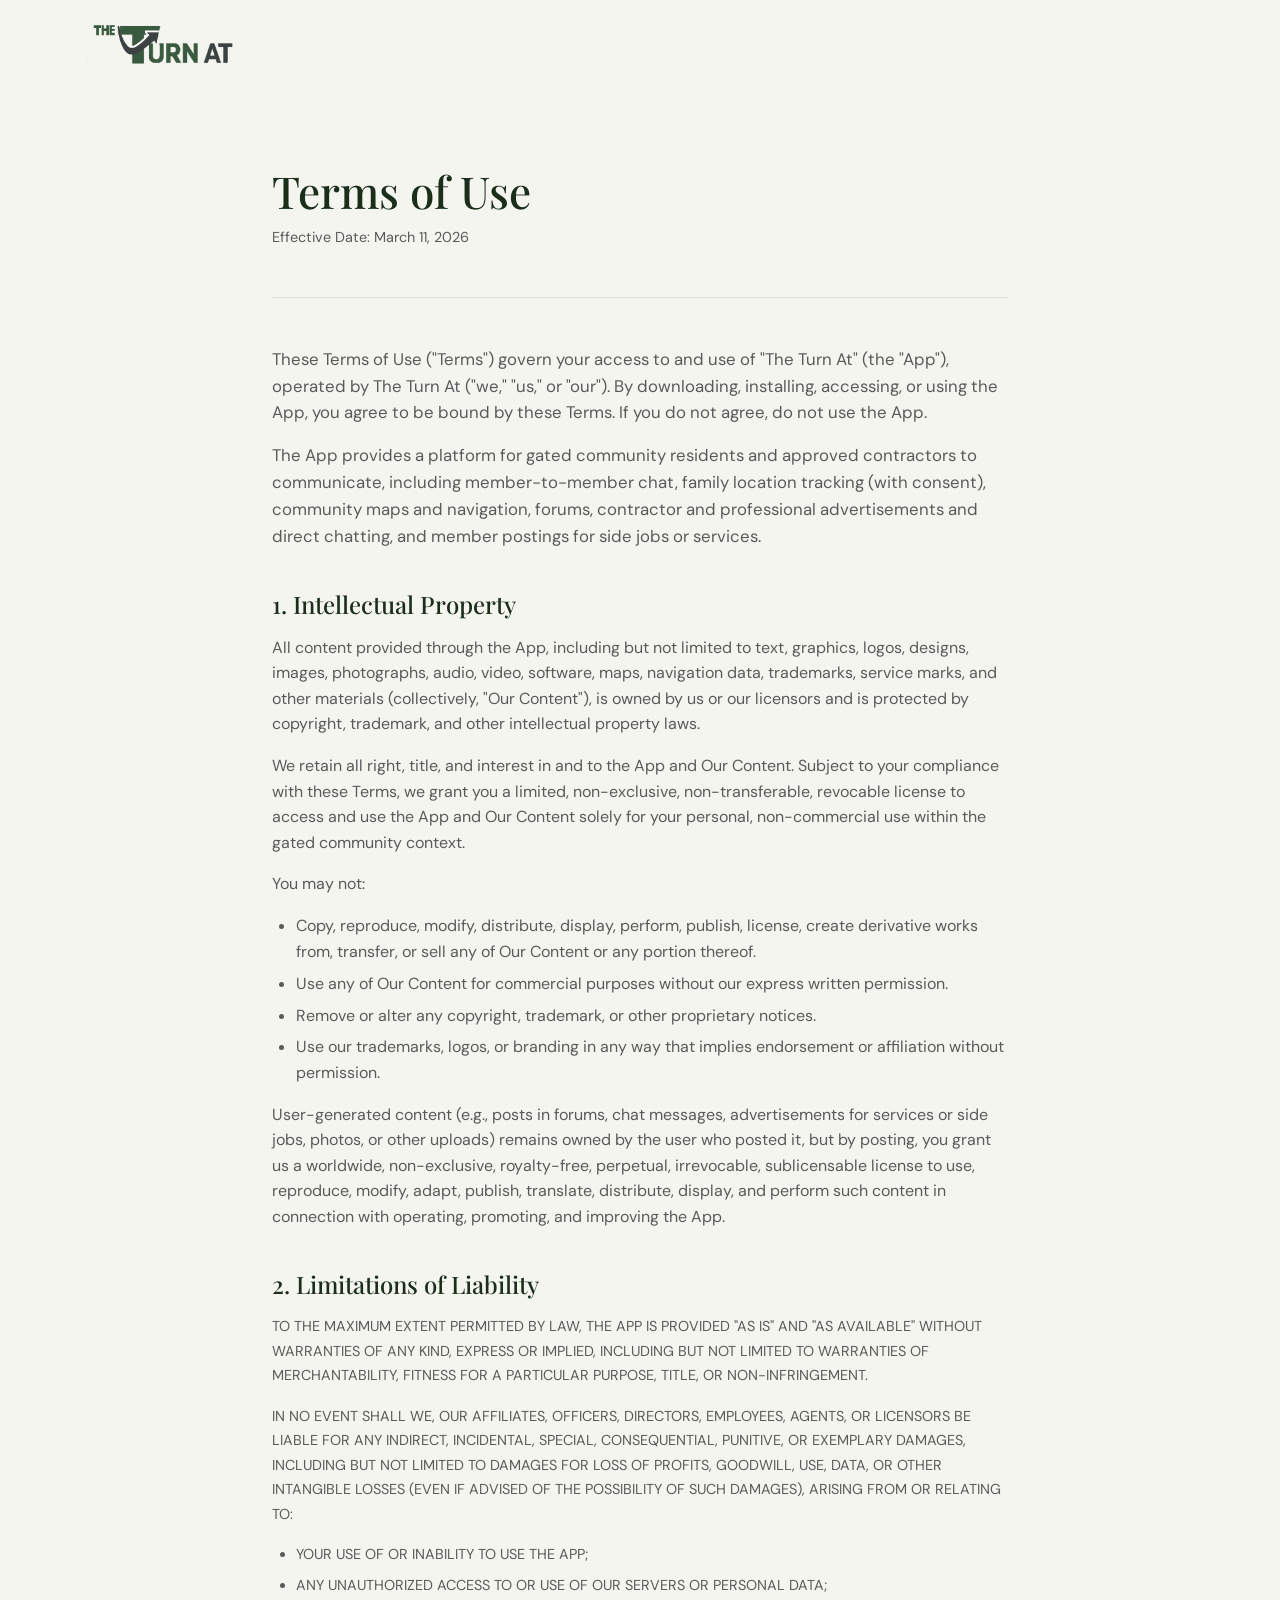
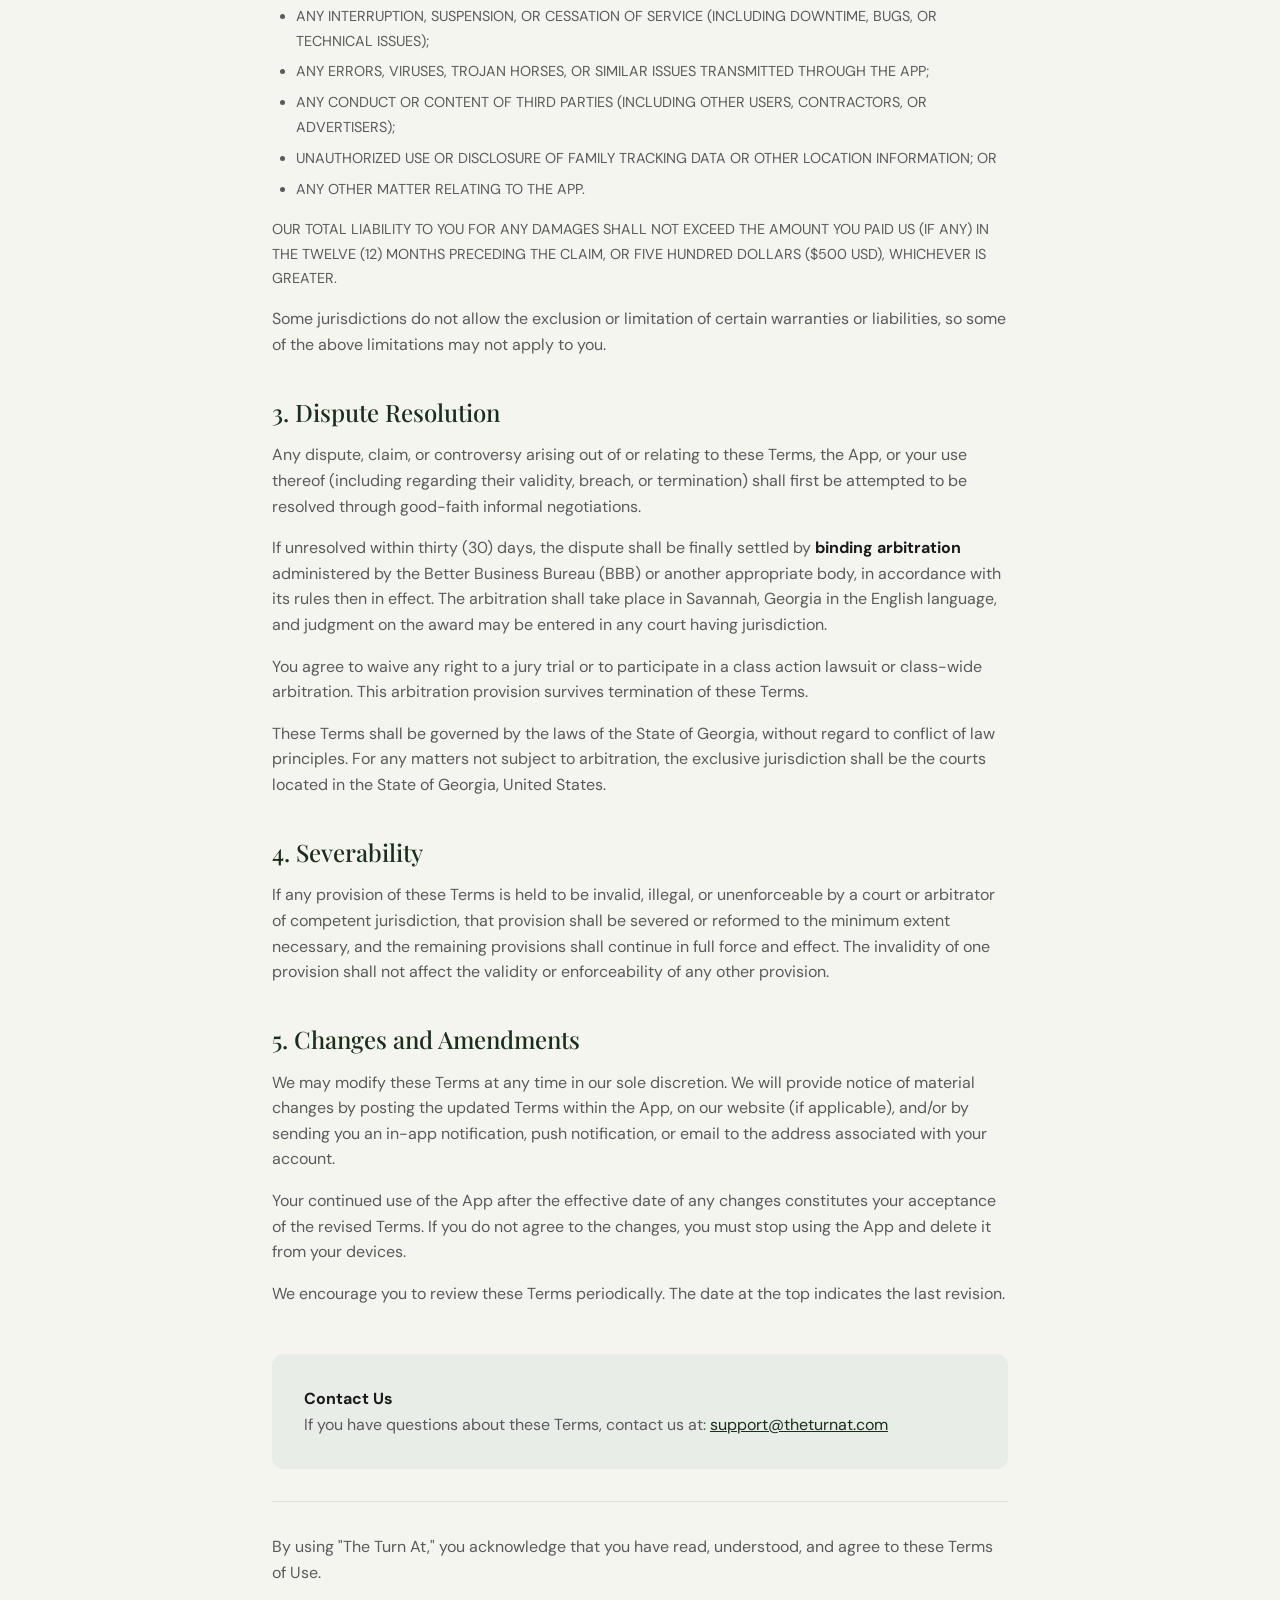
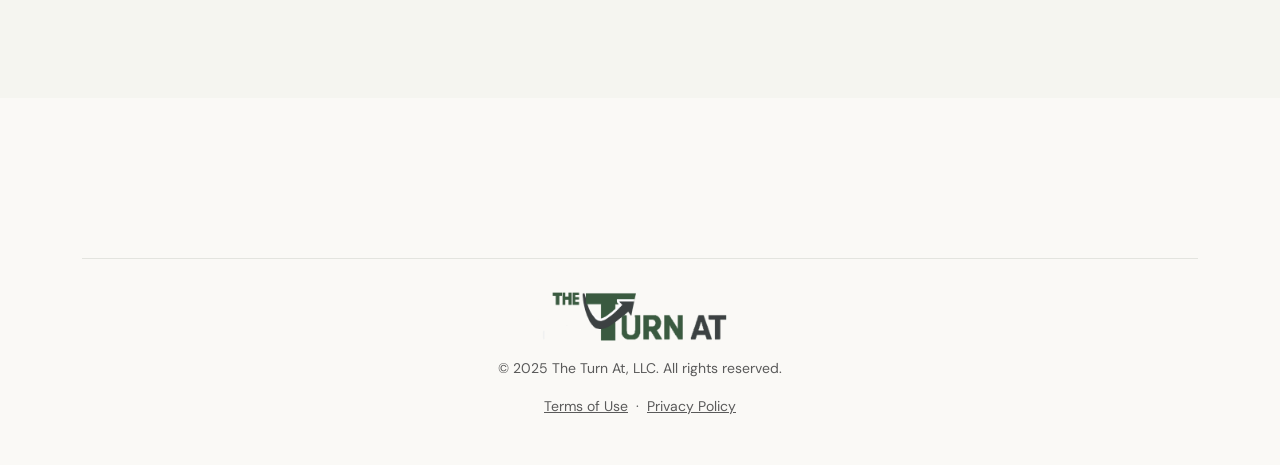
<file: terms.html>
<!DOCTYPE html>
<html lang="en">

<head>
  <meta charset="UTF-8">
  <meta name="viewport" content="width=device-width, initial-scale=1.0">
  <meta name="description" content="Terms of Use for The Turn At app.">
  <meta name="author" content="The Turn At, LLC">

  <title>Terms of Use | The Turn At</title>

  <!-- Favicon placeholder -->
  <link rel="icon" type="image/png" href="public/images/favicon-the-turn-at-logo-icon.png">

  <!-- Google Fonts -->
  <link rel="preconnect" href="https://fonts.googleapis.com">
  <link rel="preconnect" href="https://fonts.gstatic.com" crossorigin>
  <link
    href="https://fonts.googleapis.com/css2?family=DM+Sans:ital,opsz,wght@0,9..40,400;0,9..40,500;0,9..40,600;0,9..40,700;1,9..40,400&family=Playfair+Display:wght@400;500;600;700&display=swap"
    rel="stylesheet">

  <!-- Bootstrap 5.3 CSS -->
  <link href="https://cdn.jsdelivr.net/npm/bootstrap@5.3.2/dist/css/bootstrap.min.css" rel="stylesheet"
    integrity="sha384-T3c6CoIi6uLrA9TneNEoa7RxnatzjcDSCmG1MXxSR1GAsXEV/Dwwykc2MPK8M2HN" crossorigin="anonymous">

  <!-- Custom Styles -->
  <link rel="stylesheet" href="css/styles.css">

  <style>
    .tou-section {
      background-color: var(--turn-bg-warm);
      padding: 5rem 0 6rem;
    }

    .tou-header {
      padding-bottom: 2rem;
      margin-bottom: 3rem;
      border-bottom: 1px solid rgba(26, 46, 26, 0.1);
    }

    .tou-title {
      font-size: 2.75rem;
      color: var(--turn-green-dark);
      margin-bottom: 0.5rem;
    }

    .tou-effective-date {
      font-size: 0.9rem;
      color: var(--turn-text-muted);
    }

    .tou-intro {
      font-size: 1.05rem;
      color: var(--turn-text-muted);
      margin-bottom: 0;
    }

    .tou-body h3 {
      font-family: var(--font-heading);
      font-size: 1.5rem;
      color: var(--turn-green-dark);
      margin-top: 2.5rem;
      margin-bottom: 1rem;
    }

    .tou-body p {
      font-size: 1rem;
      color: var(--turn-text-muted);
      margin-bottom: 1rem;
    }

    .tou-body ul {
      color: var(--turn-text-muted);
      padding-left: 1.5rem;
      margin-bottom: 1rem;
    }

    .tou-body ul li {
      margin-bottom: 0.4rem;
    }

    .tou-body strong {
      color: var(--turn-text-dark);
    }

    .tou-body .tou-caps {
      font-size: 0.9rem;
      line-height: 1.7;
    }

    .tou-contact {
      margin-top: 3rem;
      padding: 2rem;
      background-color: var(--turn-bg-light-green);
      border-radius: 12px;
    }

    .tou-contact p {
      margin-bottom: 0;
    }

    .tou-contact a {
      color: var(--turn-green-dark);
      text-decoration: underline;
    }

    .tou-acknowledgement {
      margin-top: 2rem;
      padding-top: 2rem;
      border-top: 1px solid rgba(26, 46, 26, 0.1);
      font-size: 0.95rem;
      color: var(--turn-text-muted);
    }

    @media (max-width: 767.98px) {
      .tou-title {
        font-size: 2rem;
      }

      .tou-section {
        padding: 3rem 0 4rem;
      }
    }
  </style>
</head>

<body>

  <!-- ========================================================================
       NAVIGATION
       ======================================================================== -->
  <nav class="navbar navbar-expand-lg navbar-turn sticky-top">
    <div class="container">
      <a class="navbar-brand" href="index.html">
        <img src="public/images/logo-dark-green.png" alt="The Turn At logo - dark green horizontal version"
          class="nav-logo">
      </a>
    </div>
  </nav>

  <!-- ========================================================================
       TERMS OF USE
       ======================================================================== -->
  <section class="tou-section">
    <div class="container">
      <div class="row justify-content-center">
        <div class="col-lg-8">

          <!-- Header -->
          <div class="tou-header">
            <h1 class="tou-title">Terms of Use</h1>
            <p class="tou-effective-date">Effective Date: March 11, 2026</p>
          </div>

          <!-- Intro -->
          <div class="mb-4">
            <p class="tou-intro">
              These Terms of Use ("Terms") govern your access to and use of "The Turn At" (the "App"), operated by The
              Turn At ("we," "us," or "our"). By downloading, installing, accessing, or using the App, you agree to be
              bound by these Terms. If you do not agree, do not use the App.
            </p>
            <p class="tou-intro mt-3">
              The App provides a platform for gated community residents and approved contractors to communicate,
              including member-to-member chat, family location tracking (with consent), community maps and navigation,
              forums, contractor and professional advertisements and direct chatting, and member postings for side jobs
              or services.
            </p>
          </div>

          <!-- Body -->
          <div class="tou-body">

            <!-- Section 1 -->
            <h3>1. Intellectual Property</h3>
            <p>
              All content provided through the App, including but not limited to text, graphics, logos, designs,
              images, photographs, audio, video, software, maps, navigation data, trademarks, service marks, and other
              materials (collectively, "Our Content"), is owned by us or our licensors and is protected by copyright,
              trademark, and other intellectual property laws.
            </p>
            <p>
              We retain all right, title, and interest in and to the App and Our Content. Subject to your compliance
              with these Terms, we grant you a limited, non-exclusive, non-transferable, revocable license to access
              and use the App and Our Content solely for your personal, non-commercial use within the gated community
              context.
            </p>
            <p>You may not:</p>
            <ul>
              <li>Copy, reproduce, modify, distribute, display, perform, publish, license, create derivative works
                from, transfer, or sell any of Our Content or any portion thereof.</li>
              <li>Use any of Our Content for commercial purposes without our express written permission.</li>
              <li>Remove or alter any copyright, trademark, or other proprietary notices.</li>
              <li>Use our trademarks, logos, or branding in any way that implies endorsement or affiliation without
                permission.</li>
            </ul>
            <p>
              User-generated content (e.g., posts in forums, chat messages, advertisements for services or side jobs,
              photos, or other uploads) remains owned by the user who posted it, but by posting, you grant us a
              worldwide, non-exclusive, royalty-free, perpetual, irrevocable, sublicensable license to use, reproduce,
              modify, adapt, publish, translate, distribute, display, and perform such content in connection with
              operating, promoting, and improving the App.
            </p>

            <!-- Section 2 -->
            <h3>2. Limitations of Liability</h3>
            <p class="tou-caps">
              TO THE MAXIMUM EXTENT PERMITTED BY LAW, THE APP IS PROVIDED "AS IS" AND "AS AVAILABLE" WITHOUT
              WARRANTIES OF ANY KIND, EXPRESS OR IMPLIED, INCLUDING BUT NOT LIMITED TO WARRANTIES OF MERCHANTABILITY,
              FITNESS FOR A PARTICULAR PURPOSE, TITLE, OR NON-INFRINGEMENT.
            </p>
            <p class="tou-caps">
              IN NO EVENT SHALL WE, OUR AFFILIATES, OFFICERS, DIRECTORS, EMPLOYEES, AGENTS, OR LICENSORS BE LIABLE
              FOR ANY INDIRECT, INCIDENTAL, SPECIAL, CONSEQUENTIAL, PUNITIVE, OR EXEMPLARY DAMAGES, INCLUDING BUT NOT
              LIMITED TO DAMAGES FOR LOSS OF PROFITS, GOODWILL, USE, DATA, OR OTHER INTANGIBLE LOSSES (EVEN IF
              ADVISED OF THE POSSIBILITY OF SUCH DAMAGES), ARISING FROM OR RELATING TO:
            </p>
            <ul class="tou-caps">
              <li>YOUR USE OF OR INABILITY TO USE THE APP;</li>
              <li>ANY UNAUTHORIZED ACCESS TO OR USE OF OUR SERVERS OR PERSONAL DATA;</li>
              <li>ANY INTERRUPTION, SUSPENSION, OR CESSATION OF SERVICE (INCLUDING DOWNTIME, BUGS, OR TECHNICAL
                ISSUES);</li>
              <li>ANY ERRORS, VIRUSES, TROJAN HORSES, OR SIMILAR ISSUES TRANSMITTED THROUGH THE APP;</li>
              <li>ANY CONDUCT OR CONTENT OF THIRD PARTIES (INCLUDING OTHER USERS, CONTRACTORS, OR ADVERTISERS);</li>
              <li>UNAUTHORIZED USE OR DISCLOSURE OF FAMILY TRACKING DATA OR OTHER LOCATION INFORMATION; OR</li>
              <li>ANY OTHER MATTER RELATING TO THE APP.</li>
            </ul>
            <p class="tou-caps">
              OUR TOTAL LIABILITY TO YOU FOR ANY DAMAGES SHALL NOT EXCEED THE AMOUNT YOU PAID US (IF ANY) IN THE
              TWELVE (12) MONTHS PRECEDING THE CLAIM, OR FIVE HUNDRED DOLLARS ($500 USD), WHICHEVER IS GREATER.
            </p>
            <p>
              Some jurisdictions do not allow the exclusion or limitation of certain warranties or liabilities, so some
              of the above limitations may not apply to you.
            </p>

            <!-- Section 3 -->
            <h3>3. Dispute Resolution</h3>
            <p>
              Any dispute, claim, or controversy arising out of or relating to these Terms, the App, or your use
              thereof (including regarding their validity, breach, or termination) shall first be attempted to be
              resolved through good-faith informal negotiations.
            </p>
            <p>
              If unresolved within thirty (30) days, the dispute shall be finally settled by <strong>binding
                arbitration</strong> administered by the Better Business Bureau (BBB) or another appropriate body, in
              accordance with its rules then in effect. The arbitration shall take place in Savannah, Georgia in the
              English language, and judgment on the award may be entered in any court having jurisdiction.
            </p>
            <p>
              You agree to waive any right to a jury trial or to participate in a class action lawsuit or class-wide
              arbitration. This arbitration provision survives termination of these Terms.
            </p>
            <p>
              These Terms shall be governed by the laws of the State of Georgia, without regard to conflict of law
              principles. For any matters not subject to arbitration, the exclusive jurisdiction shall be the courts
              located in the State of Georgia, United States.
            </p>

            <!-- Section 4 -->
            <h3>4. Severability</h3>
            <p>
              If any provision of these Terms is held to be invalid, illegal, or unenforceable by a court or arbitrator
              of competent jurisdiction, that provision shall be severed or reformed to the minimum extent necessary,
              and the remaining provisions shall continue in full force and effect. The invalidity of one provision
              shall not affect the validity or enforceability of any other provision.
            </p>

            <!-- Section 5 -->
            <h3>5. Changes and Amendments</h3>
            <p>
              We may modify these Terms at any time in our sole discretion. We will provide notice of material changes
              by posting the updated Terms within the App, on our website (if applicable), and/or by sending you an
              in-app notification, push notification, or email to the address associated with your account.
            </p>
            <p>
              Your continued use of the App after the effective date of any changes constitutes your acceptance of the
              revised Terms. If you do not agree to the changes, you must stop using the App and delete it from your
              devices.
            </p>
            <p>
              We encourage you to review these Terms periodically. The date at the top indicates the last revision.
            </p>

            <!-- Contact -->
            <div class="tou-contact">
              <p><strong>Contact Us</strong></p>
              <p>If you have questions about these Terms, contact us at: <a
                  href="mailto:support@theturnat.com">support@theturnat.com</a></p>
            </div>

            <!-- Acknowledgement -->
            <p class="tou-acknowledgement">
              By using "The Turn At," you acknowledge that you have read, understood, and agree to these Terms of Use.
            </p>

          </div>
        </div>
      </div>
    </div>
  </section>

  <!-- ========================================================================
       FOOTER
       ======================================================================== -->
  <footer class="footer-section">
    <div class="container">
      <div class="footer-bottom text-center">
        <img src="public/images/logo-dark-green.png" alt="The Turn At logo"
          class="footer-logo">
        <p class="footer-copyright">
          &copy; 2025 The Turn At, LLC. All rights reserved.
        </p>
        <p class="footer-copyright">
          <a href="terms.html" style="color: var(--turn-text-muted); text-decoration: underline;">Terms of Use</a>
          &nbsp;&middot;&nbsp;
          <a href="privacy.html" style="color: var(--turn-text-muted); text-decoration: underline;">Privacy Policy</a>
        </p>
      </div>
    </div>
  </footer>

  <!-- Bootstrap 5.3 JS Bundle -->
  <script src="https://cdn.jsdelivr.net/npm/bootstrap@5.3.2/dist/js/bootstrap.bundle.min.js"
    integrity="sha384-C6RzsynM9kWDrMNeT87bh95OGNyZPhcTNXj1NW7RuBCsyN/o0jlpcV8Qyq46cDfL"
    crossorigin="anonymous"></script>

</body>

</html>
</file>
<file: css/styles.css>
/* ==========================================================================
   The Turn At - Landing Page Styles
   Brand Colors & Custom Overrides for Bootstrap 5
   ========================================================================== */

/* --------------------------------------------------------------------------
   CSS Custom Properties (Design Tokens)
   -------------------------------------------------------------------------- */
:root {
  /* Brand Colors */
  --turn-green-dark: #1a2e1a;
  --turn-green-mid: #2d4a2d;
  --turn-green-accent: #3d5a3d;
  --turn-green-light: #4a6b4a;

  /* Backgrounds */
  --turn-bg-warm: #f5f5f0;
  --turn-bg-cream: #faf9f6;
  --turn-bg-light-green: #e8ede8;

  /* Text */
  --turn-text-dark: #1a1a1a;
  --turn-text-muted: #5a5a5a;
  --turn-text-light: #ffffff;

  /* Typography */
  --font-heading: 'Playfair Display', Georgia, serif;
  --font-body: 'DM Sans', -apple-system, BlinkMacSystemFont, sans-serif;

  /* Spacing */
  --section-padding: 6rem;
  --section-padding-mobile: 3rem;
}

/* --------------------------------------------------------------------------
   Base Styles
   -------------------------------------------------------------------------- */
html {
  scroll-behavior: smooth;
}

body {
  font-family: var(--font-body);
  color: var(--turn-text-dark);
  background-color: var(--turn-bg-warm);
  line-height: 1.6;
}

h1,
h2,
h3,
h4,
h5,
h6 {
  font-family: var(--font-heading);
  font-weight: 500;
  line-height: 1.2;
}

/* --------------------------------------------------------------------------
   Navigation
   -------------------------------------------------------------------------- */
.navbar-turn {
  background-color: var(--turn-bg-warm);
  padding: 1rem 0;
}

.navbar-turn .navbar-brand {
  font-family: var(--font-heading);
  font-weight: 600;
  color: var(--turn-green-dark);
  font-size: 1.5rem;
}

.navbar-turn .navbar-brand:hover {
  color: var(--turn-green-mid);
}

.navbar-turn .nav-logo {
  height: 40px;
  width: auto;
}

.btn-signup {
  background-color: var(--turn-green-dark);
  color: var(--turn-text-light);
  border: none;
  border-radius: 50px;
  padding: 0.5rem 1.5rem;
  font-weight: 500;
  transition: all 0.3s ease;
}

.btn-signup:hover {
  background-color: var(--turn-green-mid);
  color: var(--turn-text-light);
  transform: translateY(-2px);
}

/* --------------------------------------------------------------------------
   Hero Section
   -------------------------------------------------------------------------- */
.hero-section {
  background-color: var(--turn-bg-warm);
  padding: var(--section-padding) 0;
  min-height: 90vh;
  display: flex;
  align-items: center;
}

.hero-headline {
  font-size: 3.5rem;
  font-weight: 500;
  color: var(--turn-green-dark);
  letter-spacing: -0.02em;
  margin-bottom: 1.5rem;
  text-transform: uppercase;
}

.hero-subtext {
  font-size: 1.125rem;
  color: var(--turn-text-muted);
  margin-bottom: 2rem;
  max-width: 480px;
}

.btn-cta {
  background-color: var(--turn-green-dark);
  color: var(--turn-text-light);
  border: none;
  border-radius: 50px;
  padding: 1rem 2.5rem;
  font-size: 1rem;
  font-weight: 500;
  transition: all 0.3s ease;
}

.btn-cta:hover {
  background-color: var(--turn-green-mid);
  color: var(--turn-text-light);
  transform: translateY(-2px);
  box-shadow: 0 10px 30px rgba(26, 46, 26, 0.2);
}

.hero-phone-mockup {
  max-width: 100%;
  height: auto;
  border-radius: 24px;
  box-shadow: 0 25px 80px rgba(26, 46, 26, 0.15);
}

/* --------------------------------------------------------------------------
   Contractor Profile Card Section
   -------------------------------------------------------------------------- */
.profile-section {
  background-color: var(--turn-bg-cream);
  padding: var(--section-padding) 0;
}

.section-label {
  font-family: var(--font-body);
  font-size: 0.875rem;
  text-transform: uppercase;
  letter-spacing: 0.1em;
  color: var(--turn-green-accent);
  margin-bottom: 1rem;
}

.profile-headline {
  font-size: 2.5rem;
  color: var(--turn-green-dark);
  margin-bottom: 1rem;
}

.profile-description {
  font-size: 1.125rem;
  color: var(--turn-text-muted);
  max-width: 500px;
}

.profile-card-image {
  max-width: 100%;
  height: auto;
  border-radius: 16px;
  box-shadow: 0 20px 60px rgba(26, 46, 26, 0.12);
}

/* --------------------------------------------------------------------------
   Social Proof Section
   -------------------------------------------------------------------------- */
.social-proof-section {
  background-color: var(--turn-green-dark);
  padding: var(--section-padding) 0;
  color: var(--turn-text-light);
}

.social-proof-headline {
  font-size: 2.5rem;
  color: var(--turn-text-light);
  margin-bottom: 1rem;
}

.social-proof-subtext {
  font-size: 1rem;
  color: rgba(255, 255, 255, 0.7);
  max-width: 700px;
  margin: 0 auto 3rem;
}

.proof-card {
  background-color: var(--turn-green-mid);
  border-radius: 12px;
  padding: 2rem;
  height: 100%;
  transition: transform 0.3s ease;
}

.proof-card:hover {
  transform: translateY(-5px);
}

.proof-card-title {
  font-family: var(--font-heading);
  font-size: 1.5rem;
  color: var(--turn-text-light);
  margin-bottom: 0.75rem;
}

.proof-card-text {
  font-size: 0.95rem;
  color: rgba(255, 255, 255, 0.8);
  margin-bottom: 0;
}

/* --------------------------------------------------------------------------
   Resident/Contractor Split Section
   -------------------------------------------------------------------------- */
.split-section {
  background-color: var(--turn-bg-light-green);
  padding: var(--section-padding) 0;
}

.split-headline {
  font-size: 2.5rem;
  color: var(--turn-green-dark);
  margin-bottom: 1rem;
}

.split-subtext {
  font-size: 1.125rem;
  color: var(--turn-text-muted);
  max-width: 600px;
  margin: 0 auto 3rem;
}

.split-card {
  background-color: var(--turn-bg-cream);
  border-radius: 16px;
  padding: 2.5rem;
  height: 100%;
  border: 1px solid rgba(26, 46, 26, 0.1);
  transition: all 0.3s ease;
}

.split-card:hover {
  box-shadow: 0 15px 40px rgba(26, 46, 26, 0.1);
  transform: translateY(-5px);
}

.split-card-icon {
  width: 48px;
  height: 48px;
  margin-bottom: 1.5rem;
  color: var(--turn-green-dark);
}

.split-card-title {
  font-family: var(--font-heading);
  font-size: 1.5rem;
  color: var(--turn-green-dark);
  margin-bottom: 1rem;
  display: flex;
  align-items: center;
  justify-content: space-between;
}

.split-card-text {
  font-size: 0.95rem;
  color: var(--turn-text-muted);
  margin-bottom: 1.5rem;
}

.btn-split-primary {
  background-color: var(--turn-green-dark);
  color: var(--turn-text-light);
  border: none;
  border-radius: 8px;
  padding: 0.75rem 1.5rem;
  font-weight: 500;
  width: 100%;
  transition: all 0.3s ease;
}

.btn-split-primary:hover {
  background-color: var(--turn-green-mid);
  color: var(--turn-text-light);
}

.btn-split-secondary {
  background-color: transparent;
  color: var(--turn-green-dark);
  border: 2px solid var(--turn-green-dark);
  border-radius: 8px;
  padding: 0.75rem 1.5rem;
  font-weight: 500;
  width: 100%;
  transition: all 0.3s ease;
}

.btn-split-secondary:hover {
  background-color: var(--turn-green-dark);
  color: var(--turn-text-light);
}

/* --------------------------------------------------------------------------
   Footer
   -------------------------------------------------------------------------- */
.footer-section {
  background-color: var(--turn-bg-cream);
  padding: var(--section-padding) 0 2rem;
}

.footer-tagline {
  font-family: var(--font-heading);
  font-size: 2rem;
  color: var(--turn-green-dark);
  margin-bottom: 3rem;
}

.footer-heading {
  font-family: var(--font-body);
  font-size: 0.875rem;
  font-weight: 600;
  text-transform: uppercase;
  letter-spacing: 0.05em;
  color: var(--turn-green-dark);
  margin-bottom: 1rem;
}

.footer-links {
  list-style: none;
  padding: 0;
  margin: 0;
}

.footer-links li {
  margin-bottom: 0.5rem;
}

.footer-links a {
  color: var(--turn-text-muted);
  text-decoration: none;
  font-size: 0.95rem;
  transition: color 0.3s ease;
}

.footer-links a:hover {
  color: var(--turn-green-dark);
}

.footer-bottom {
  margin-top: 4rem;
  padding-top: 2rem;
  border-top: 1px solid rgba(26, 46, 26, 0.1);
}

.footer-logo {
  height: 50px;
  width: auto;
}

.footer-copyright {
  font-size: 0.875rem;
  color: var(--turn-text-muted);
  margin-top: 1rem;
}

/* --------------------------------------------------------------------------
   Responsive Adjustments
   -------------------------------------------------------------------------- */
@media (max-width: 991.98px) {
  .hero-headline {
    font-size: 2.5rem;
  }

  .hero-section {
    padding: var(--section-padding-mobile) 0;
    min-height: auto;
  }

  .hero-phone-mockup {
    margin-top: 3rem;
    max-width: 60%;
    margin-left: auto;
    margin-right: auto;
    display: block;
  }

  .profile-section,
  .social-proof-section,
  .split-section,
  .footer-section {
    padding: var(--section-padding-mobile) 0;
  }

  .social-proof-headline,
  .split-headline,
  .profile-headline {
    font-size: 2rem;
  }
}

@media (max-width: 767.98px) {
  .hero-headline {
    font-size: 2rem;
  }

  .hero-phone-mockup {
    max-width: 80%;
  }

  .proof-card {
    margin-bottom: 1rem;
  }

  .split-card {
    margin-bottom: 1.5rem;
  }

  .footer-column {
    margin-bottom: 2rem;
  }
}

/* --------------------------------------------------------------------------
   Early Access Modal
   -------------------------------------------------------------------------- */
.modal-content {
  border: none;
  border-radius: 16px;
  background-color: var(--turn-bg-cream);
}

.modal-title {
  font-family: var(--font-heading);
  font-size: 1.75rem;
  color: var(--turn-green-dark);
}

.modal-subtitle {
  font-size: 1rem;
  color: var(--turn-text-muted);
}

.modal .form-label {
  font-weight: 500;
  color: var(--turn-text-dark);
  font-size: 0.9rem;
}

.modal .form-control {
  border: 2px solid rgba(26, 46, 26, 0.15);
  border-radius: 10px;
  padding: 0.75rem 1rem;
  font-size: 1rem;
  transition: border-color 0.2s ease, box-shadow 0.2s ease;
}

.modal .form-control:focus {
  border-color: var(--turn-green-dark);
  box-shadow: 0 0 0 3px rgba(26, 46, 26, 0.1);
}

.modal .form-control::placeholder {
  color: #aaa;
}

.modal .form-text {
  font-size: 0.8rem;
  color: var(--turn-text-muted);
}

/* User Type Toggle Buttons */
.btn-outline-turn {
  color: var(--turn-green-dark);
  border: 2px solid rgba(26, 46, 26, 0.2);
  background-color: transparent;
  font-weight: 500;
  padding: 0.65rem 1rem;
  transition: all 0.2s ease;
}

.btn-outline-turn:hover {
  background-color: rgba(26, 46, 26, 0.05);
  border-color: var(--turn-green-dark);
  color: var(--turn-green-dark);
}

.btn-check:checked+.btn-outline-turn {
  background-color: var(--turn-green-dark);
  border-color: var(--turn-green-dark);
  color: var(--turn-text-light);
}

.btn-check:focus+.btn-outline-turn {
  box-shadow: 0 0 0 3px rgba(26, 46, 26, 0.15);
}

/* Success/Error Icons */
.success-icon {
  font-size: 4rem;
  color: var(--turn-green-dark);
}

.error-icon {
  font-size: 4rem;
  color: #c44;
}

/* Modal Backdrop */
.modal-backdrop {
  background-color: var(--turn-green-dark);
}

.modal-backdrop.show {
  opacity: 0.7;
}

/* --------------------------------------------------------------------------
   Utility Classes
   -------------------------------------------------------------------------- */
.text-turn-green {
  color: var(--turn-green-dark);
}

.bg-turn-green {
  background-color: var(--turn-green-dark);
}

.bg-turn-warm {
  background-color: var(--turn-bg-warm);
}
</file>
